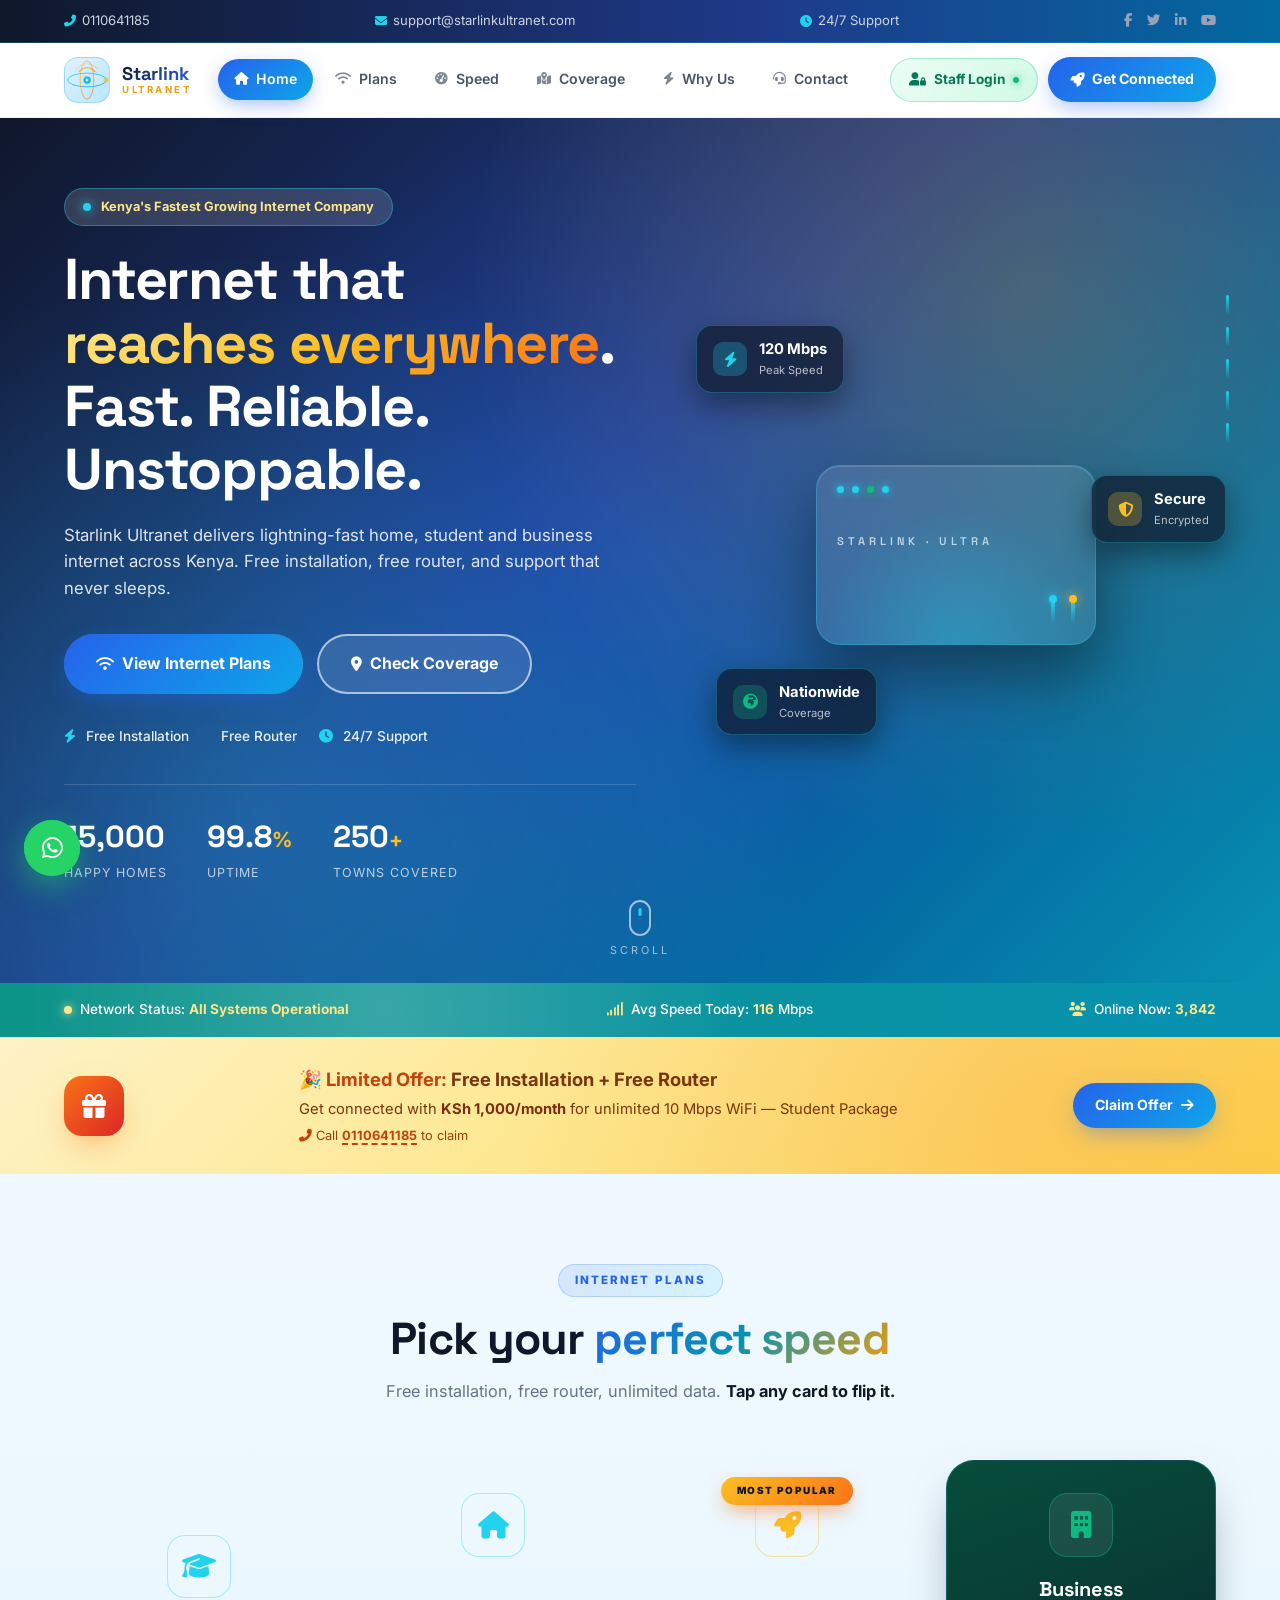
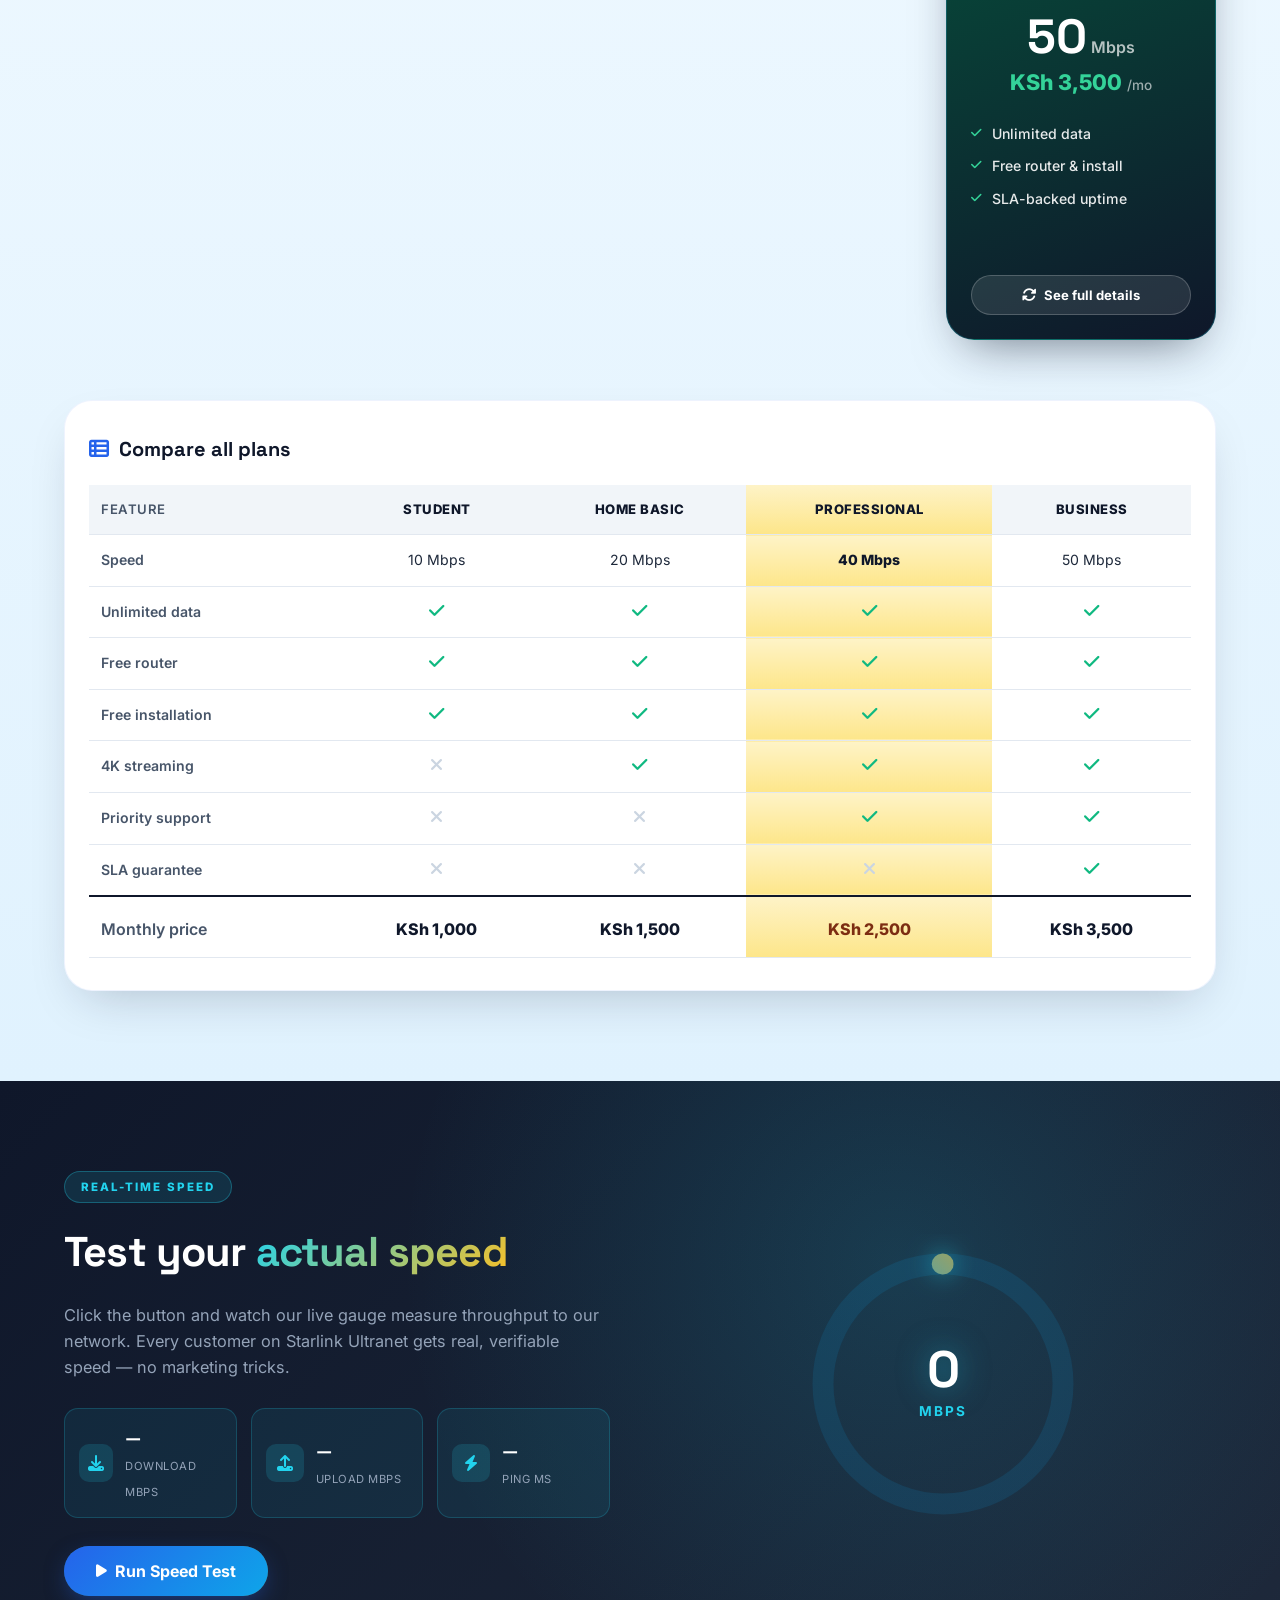
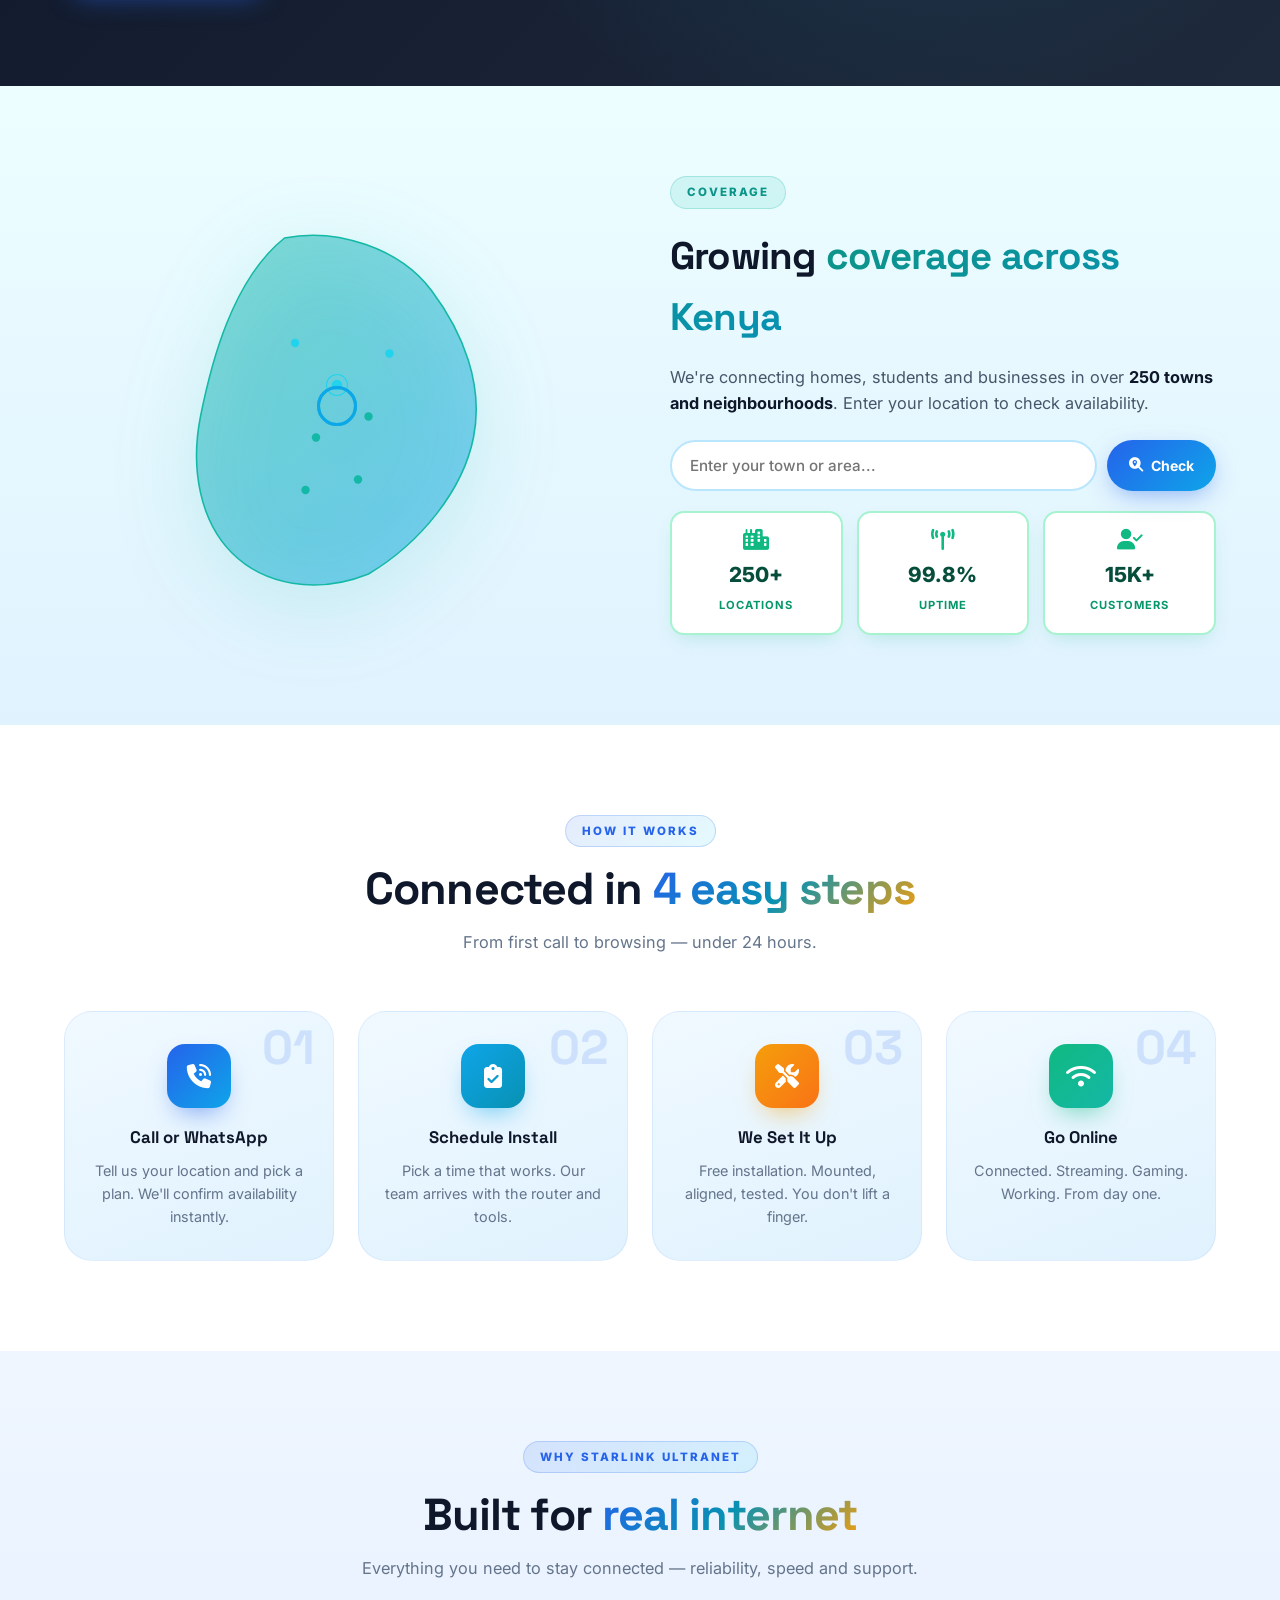
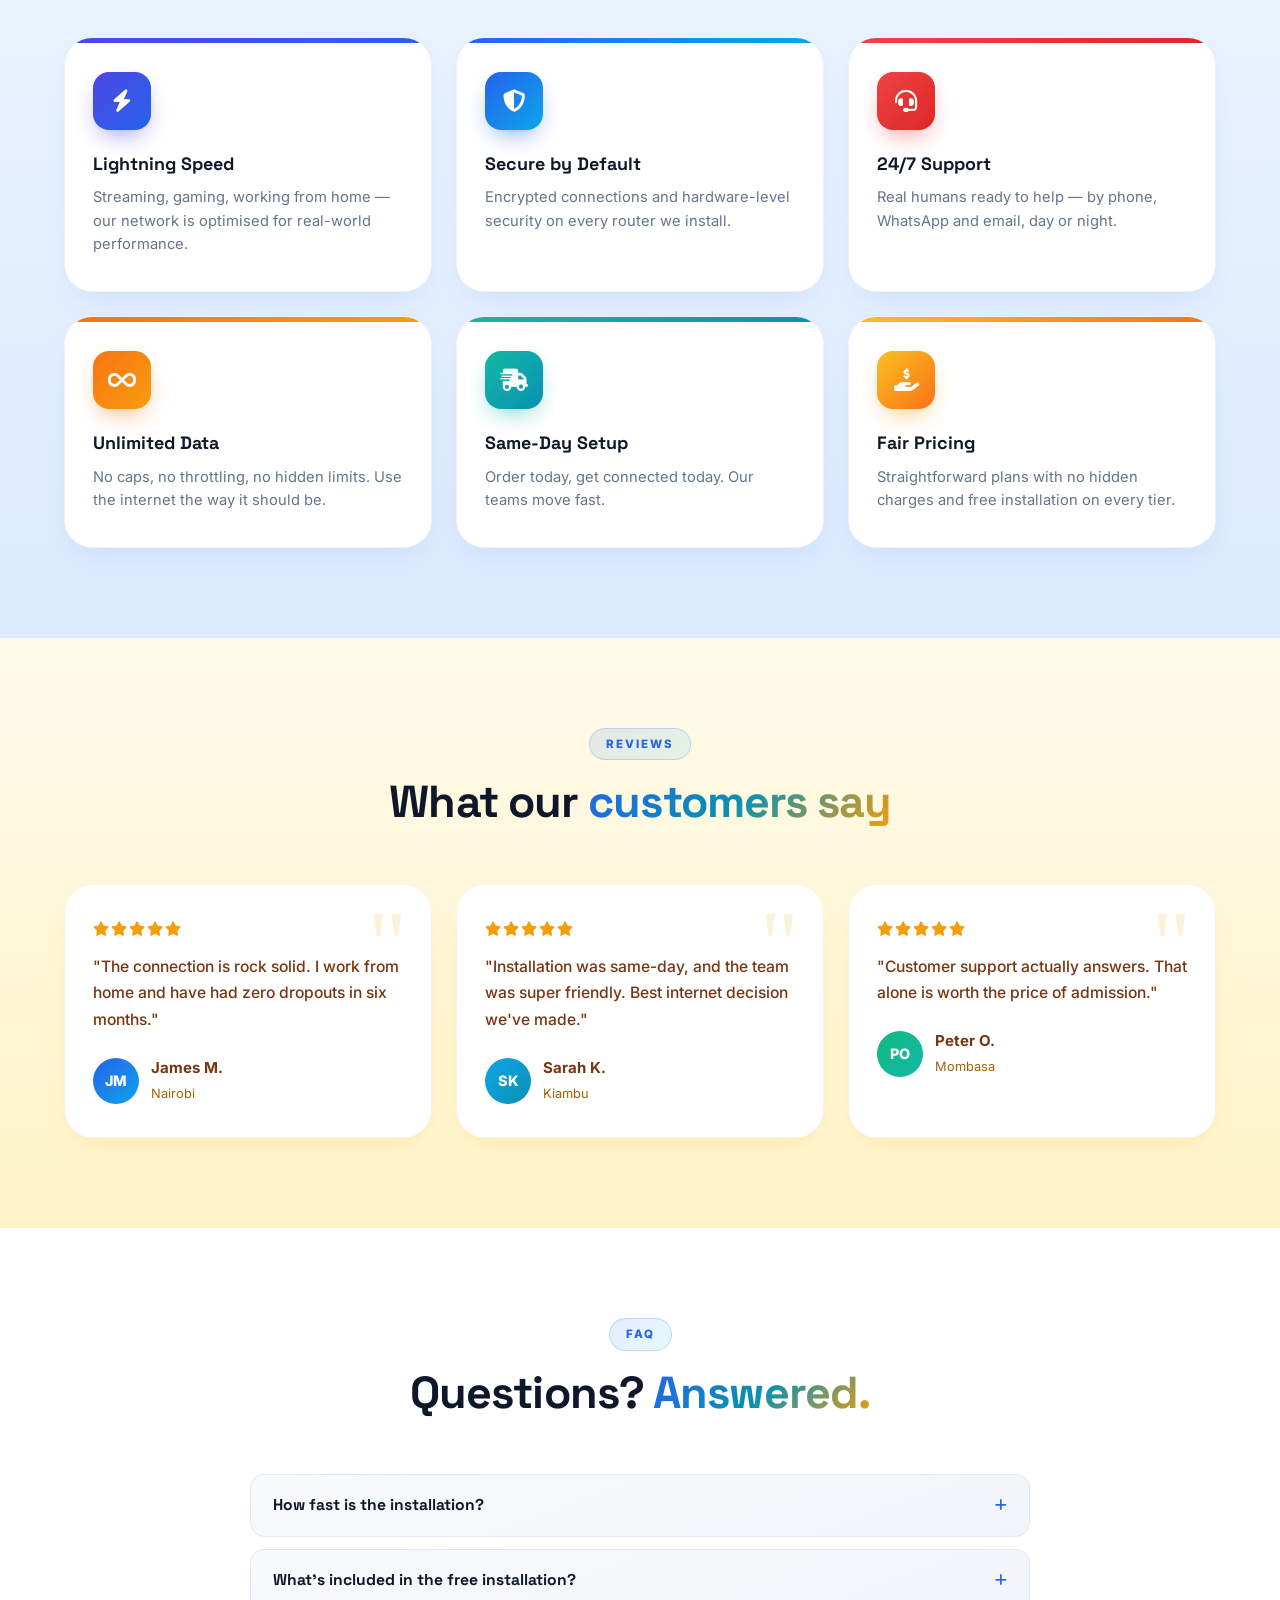
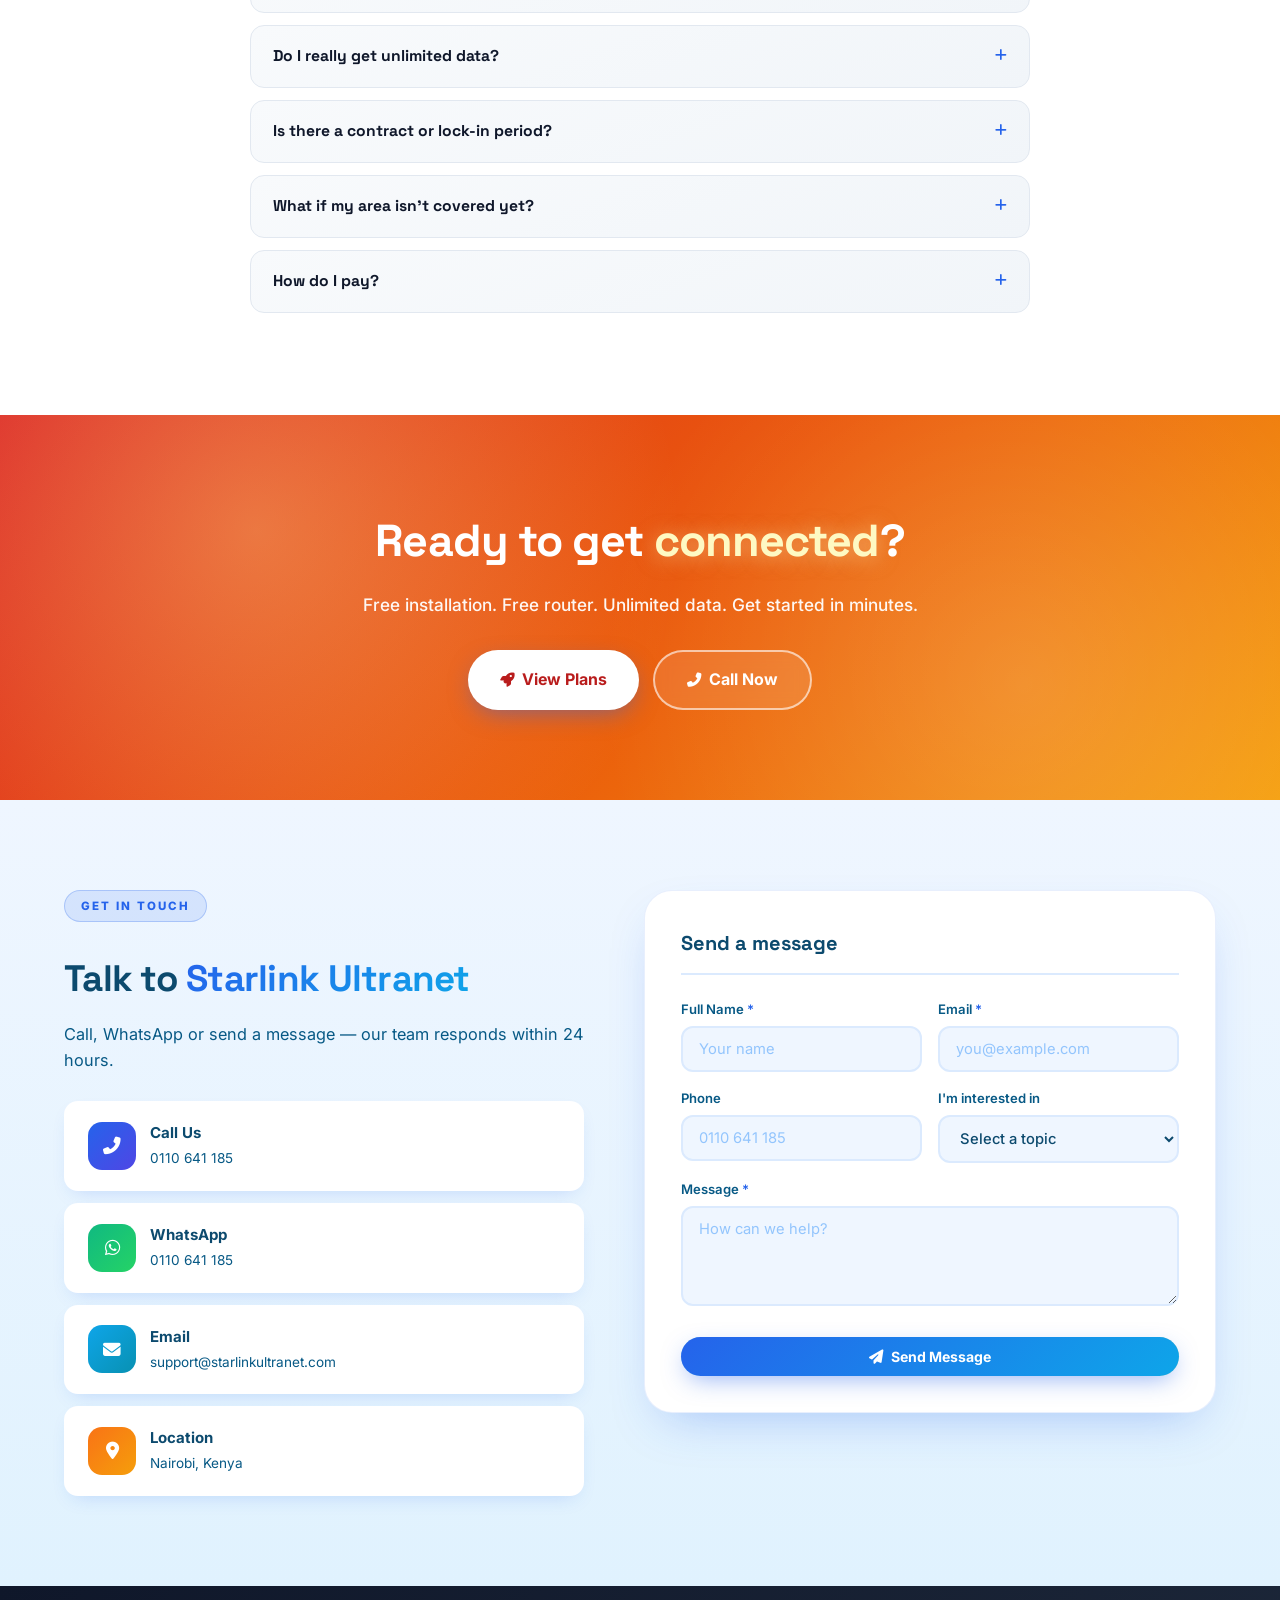
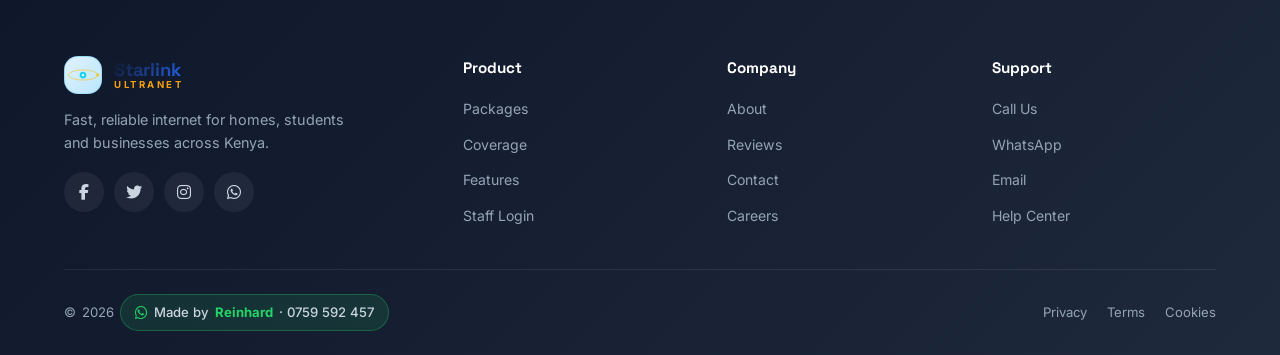
<file: index.html>
<!DOCTYPE html>
<html lang="en">

<head>
    <meta charset="UTF-8" />
    <meta name="viewport" content="width=device-width, initial-scale=1.0, maximum-scale=1.0, user-scalable=yes" />
    <title>Starlink Ultranet · Fast Internet. Everywhere.</title>
    <meta name="description" content="Starlink Ultranet — Fast, reliable internet for homes, students and businesses. Free installation. 24/7 support." />
    <link rel="stylesheet" href="https://cdnjs.cloudflare.com/ajax/libs/font-awesome/6.5.0/css/all.min.css" />
    <link rel="preconnect" href="https://fonts.googleapis.com">
    <link rel="preconnect" href="https://fonts.gstatic.com" crossorigin>
    <link href="https://fonts.googleapis.com/css2?family=Inter:wght@300;400;500;600;700;800;900&family=Space+Grotesk:wght@400;500;600;700&display=swap" rel="stylesheet" />
    <link rel="stylesheet" href="style.css" />
</head>

<body>

    <div class="bg-layer" aria-hidden="true">
        <canvas id="particleCanvas"></canvas>
        <div class="bg-grid"></div>
    </div>

    <!-- TOP BAR -->
    <div class="top-bar">
        <div class="container top-bar-flex">
            <span class="top-item"><i class="fas fa-phone-alt"></i>0110641185 </span>
            <span class="top-item hide-sm"><i class="fas fa-envelope"></i> support@starlinkultranet.com</span>
            <span class="top-item"><i class="fas fa-clock"></i> 24/7 Support</span>
            <div class="top-social">
                <a href="#" aria-label="Facebook"><i class="fab fa-facebook-f"></i></a>
                <a href="#" aria-label="Twitter"><i class="fab fa-twitter"></i></a>
                <a href="#" aria-label="LinkedIn"><i class="fab fa-linkedin-in"></i></a>
                <a href="#" aria-label="YouTube"><i class="fab fa-youtube"></i></a>
            </div>
        </div>
    </div>

    <!-- HEADER -->
    <header class="site-header" id="siteHeader">
        <div class="container header-flex">
            <a href="#home" class="logo" aria-label="Starlink Ultranet Home">
                <div class="logo-mark">
                    <svg viewBox="0 0 64 64" class="logo-svg" xmlns="http://www.w3.org/2000/svg">
          <defs>
            <linearGradient id="lgA" x1="0%" y1="0%" x2="100%" y2="100%">
              <stop offset="0%" stop-color="#22d3ee"/>
              <stop offset="100%" stop-color="#0ea5e9"/>
            </linearGradient>
            <linearGradient id="lgB" x1="0%" y1="0%" x2="100%" y2="100%">
              <stop offset="0%" stop-color="#fbbf24"/>
              <stop offset="100%" stop-color="#f97316"/>
            </linearGradient>
          </defs>
          <ellipse cx="32" cy="32" rx="28" ry="10" fill="none" stroke="url(#lgA)" stroke-width="1.4" opacity="0.85" class="orbit-ring"/>
          <ellipse cx="32" cy="32" rx="10" ry="28" fill="none" stroke="url(#lgB)" stroke-width="1.4" opacity="0.7" class="orbit-ring-2"/>
          <circle cx="32" cy="32" r="5.5" fill="url(#lgA)"/>
          <circle cx="32" cy="32" r="2" fill="#fff"/>
          <g class="orbit-sat">
            <circle cx="60" cy="32" r="2.4" fill="#fbbf24"/>
            <circle cx="60" cy="32" r="4" fill="#fbbf24" opacity="0.4"/>
          </g>
          <path d="M 20 20 Q 32 8 44 20" stroke="url(#lgB)" stroke-width="1.6" fill="none" opacity="0.75" class="sig-wave"/>
          <path d="M 16 16 Q 32 0 48 16" stroke="url(#lgB)" stroke-width="1.2" fill="none" opacity="0.45" class="sig-wave-2"/>
        </svg>
                </div>
                <div class="logo-text">
                    <span>Starlink</span>
                    <small>Ultranet</small>
                </div>
            </a>

            <nav class="main-nav" id="mainNav">
                <ul>
                    <li><a href="#home" class="nav-link active"><i class="fas fa-house"></i><span>Home</span></a></li>
                    <li><a href="#packages" class="nav-link"><i class="fas fa-wifi"></i><span>Plans</span></a></li>
                    <li><a href="#speedtest" class="nav-link"><i class="fas fa-gauge-high"></i><span>Speed</span></a></li>
                    <li><a href="#coverage" class="nav-link"><i class="fas fa-map-marked-alt"></i><span>Coverage</span></a></li>
                    <li><a href="#features" class="nav-link"><i class="fas fa-bolt"></i><span>Why Us</span></a></li>
                    <li><a href="#contact" class="nav-link"><i class="fas fa-headset"></i><span>Contact</span></a></li>
                </ul>
            </nav>

            <div class="header-actions">
                <a href="https://reinchemo.github.io/investors/login.html" class="btn-staff-login">
                    <i class="fas fa-user-lock"></i>
                    <span class="btn-text">Staff Login</span>
                    <span class="status-dot"></span>
                </a>
                <a href="#packages" class="btn btn-primary btn-get-started magnetic glow-pulse">
                    <i class="fas fa-rocket"></i>
                    <span class="btn-text">Get Connected</span>
                </a>
                <button class="mobile-toggle" id="mobileToggle" aria-label="Toggle menu">
        <span></span><span></span><span></span>
      </button>
            </div>
        </div>
    </header>

    <!-- HERO -->
    <section class="hero" id="home">
        <div class="container hero-grid">
            <div class="hero-text">
                <div class="badge reveal">
                    <span class="pulse-dot"></span> Kenya's Fastest Growing Internet Company
                </div>
                <h1 class="reveal">
                    Internet that <span class="grad-text">reaches everywhere</span>.
                    <br/>Fast. Reliable. Unstoppable.
                </h1>
                <p class="reveal">
                    Starlink Ultranet delivers lightning-fast home, student and business internet across Kenya. Free installation, free router, and support that never sleeps.
                </p>
                <div class="hero-actions reveal">
                    <a href="#packages" class="btn btn-primary btn-large magnetic glow-pulse">
                        <i class="fas fa-wifi"></i> View Internet Plans
                    </a>
                    <a href="#coverage" class="btn btn-outline-light btn-large magnetic">
                        <i class="fas fa-map-marker-alt"></i> Check Coverage
                    </a>
                </div>
                <div class="hero-trust reveal">
                    <span><i class="fas fa-bolt"></i> Free Installation</span>
                    <span><i class="fas fa-router"></i> Free Router</span>
                    <span><i class="fas fa-clock"></i> 24/7 Support</span>
                </div>
                <div class="hero-stats reveal">
                    <div class="hero-stat"><strong data-count="15000">0</strong><span>Happy Homes</span></div>
                    <div class="hero-stat"><strong data-count="99.8" data-decimal="1">0</strong><em>%</em><span>Uptime</span></div>
                    <div class="hero-stat"><strong data-count="250">0</strong><em>+</em><span>Towns Covered</span></div>
                </div>
            </div>
            <div class="hero-visual reveal">
                <div class="visual-router" data-parallax="0.03">
                    <div class="router-body">
                        <div class="router-leds"><span></span><span></span><span></span><span></span></div>
                        <div class="router-label">STARLINK · ULTRA</div>
                        <div class="router-antennas"><span></span><span></span></div>
                    </div>
                    <div class="wifi-waves"><span></span><span></span><span></span><span></span></div>
                </div>
                <div class="float-card float-card-1" data-parallax="-0.02">
                    <i class="fas fa-bolt"></i>
                    <div><strong>120 Mbps</strong><small>Peak Speed</small></div>
                </div>
                <div class="float-card float-card-2" data-parallax="0.04">
                    <i class="fas fa-shield-alt"></i>
                    <div><strong>Secure</strong><small>Encrypted</small></div>
                </div>
                <div class="float-card float-card-3" data-parallax="-0.03">
                    <i class="fas fa-globe-africa"></i>
                    <div><strong>Nationwide</strong><small>Coverage</small></div>
                </div>
                <div class="data-stream"><span></span><span></span><span></span><span></span><span></span></div>
            </div>
        </div>
        <div class="scroll-cue"><span></span><em>scroll</em></div>
    </section>

    <!-- LIVE STRIP -->
    <section class="live-strip">
        <div class="container live-strip-flex">
            <div class="live-item">
                <span class="live-pulse"></span>
                <span>Network Status: <strong>All Systems Operational</strong></span>
            </div>
            <div class="live-item hide-sm">
                <i class="fas fa-signal"></i>
                <span>Avg Speed Today: <strong id="avgSpeed">118</strong> Mbps</span>
            </div>
            <div class="live-item hide-sm">
                <i class="fas fa-users"></i>
                <span>Online Now: <strong id="onlineNow">3,842</strong></span>
            </div>
        </div>
    </section>

    <!-- PROMO -->
    <section class="promo-banner">
        <div class="container promo-content">
            <div class="promo-icon"><i class="fas fa-gift"></i></div>
            <div class="promo-text">
                <h3><span>🎉 Limited Offer:</span> Free Installation + Free Router</h3>
                <p>Get connected with <strong>KSh 1,000/month</strong> for unlimited 10 Mbps WiFi — Student Package</p>
                <small><i class="fas fa-phone-alt"></i> Call <a href="tel:0110641185" class="inline-link">0110641185</a> to claim</small>
            </div>
            <a href="#packages" class="btn btn-primary magnetic glow-pulse">Claim Offer <i class="fas fa-arrow-right"></i></a>
        </div>
    </section>

    <!-- PACKAGES - FLIPPING CARDS -->
    <section class="packages" id="packages">
        <div class="container">
            <div class="section-header reveal">
                <span class="section-label">Internet Plans</span>
                <h2>Pick your <span>perfect speed</span></h2>
                <p class="section-sub">Free installation, free router, unlimited data. <strong>Tap any card to flip it.</strong></p>
            </div>

            <div class="packages-grid">

                <!-- STUDENT -->
                <div class="flip-card reveal" data-flip>
                    <div class="flip-card-inner">
                        <!-- FRONT -->
                        <div class="flip-front plan-student">
                            <div class="glow-ring"></div>
                            <div class="package-badge">Student Offer</div>
                            <div class="package-icon"><i class="fas fa-graduation-cap"></i></div>
                            <h3>Student</h3>
                            <div class="package-speed">
                                <span class="speed-value" data-count="10">0</span>
                                <span class="speed-unit">Mbps</span>
                            </div>
                            <div class="package-price">KSh 1,000 <span>/mo</span></div>
                            <ul class="package-features">
                                <li><i class="fas fa-check"></i> Unlimited data</li>
                                <li><i class="fas fa-check"></i> Free router & install</li>
                                <li><i class="fas fa-check"></i> Perfect for study</li>
                            </ul>
                            <button class="btn flip-btn" type="button">
              <i class="fas fa-rotate"></i> See full details
            </button>
                        </div>
                        <!-- BACK -->
                        <div class="flip-back plan-student-back">
                            <h3>Student Package</h3>
                            <div class="spec-list">
                                <div class="spec-row"><span>Speed</span><strong>10 Mbps</strong></div>
                                <div class="spec-row"><span>Data</span><strong>Unlimited</strong></div>
                                <div class="spec-row"><span>Router</span><strong>Included</strong></div>
                                <div class="spec-row"><span>Installation</span><strong>Free</strong></div>
                                <div class="spec-row"><span>Devices</span><strong>Up to 3</strong></div>
                                <div class="spec-row"><span>Support</span><strong>24/7</strong></div>
                                <div class="spec-row"><span>Contract</span><strong>Monthly</strong></div>
                            </div>
                            <div class="flip-price">KSh 1,000<span>/mo</span></div>
                            <a href="#contact" class="btn flip-cta">Get Connected</a>
                            <button class="btn flip-back-btn" type="button">
              <i class="fas fa-arrow-left"></i> Back
            </button>
                        </div>
                    </div>
                </div>

                <!-- BASIC -->
                <div class="flip-card reveal" data-flip>
                    <div class="flip-card-inner">
                        <div class="flip-front plan-basic">
                            <div class="glow-ring"></div>
                            <div class="package-icon"><i class="fas fa-home"></i></div>
                            <h3>Home Basic</h3>
                            <div class="package-speed">
                                <span class="speed-value" data-count="20">0</span>
                                <span class="speed-unit">Mbps</span>
                            </div>
                            <div class="package-price">KSh 1,500 <span>/mo</span></div>
                            <ul class="package-features">
                                <li><i class="fas fa-check"></i> Unlimited data</li>
                                <li><i class="fas fa-check"></i> Free router & install</li>
                                <li><i class="fas fa-check"></i> Great for families</li>
                            </ul>
                            <button class="btn flip-btn" type="button">
              <i class="fas fa-rotate"></i> See full details
            </button>
                        </div>
                        <div class="flip-back plan-basic-back">
                            <h3>Home Basic</h3>
                            <div class="spec-list">
                                <div class="spec-row"><span>Speed</span><strong>20 Mbps</strong></div>
                                <div class="spec-row"><span>Data</span><strong>Unlimited</strong></div>
                                <div class="spec-row"><span>Router</span><strong>Included</strong></div>
                                <div class="spec-row"><span>Installation</span><strong>Free</strong></div>
                                <div class="spec-row"><span>Devices</span><strong>Up to 6</strong></div>
                                <div class="spec-row"><span>Support</span><strong>24/7</strong></div>
                                <div class="spec-row"><span>Contract</span><strong>Monthly</strong></div>
                            </div>
                            <div class="flip-price">KSh 1,500<span>/mo</span></div>
                            <a href="#contact" class="btn flip-cta">Get Connected</a>
                            <button class="btn flip-back-btn" type="button">
              <i class="fas fa-arrow-left"></i> Back
            </button>
                        </div>
                    </div>
                </div>

                <!-- PRO -->
                <div class="flip-card popular reveal" data-flip>
                    <div class="flip-card-inner">
                        <div class="flip-front plan-pro">
                            <div class="glow-ring"></div>
                            <div class="popular-badge">MOST POPULAR</div>
                            <div class="package-icon"><i class="fas fa-rocket"></i></div>
                            <h3>Professional</h3>
                            <div class="package-speed">
                                <span class="speed-value" data-count="40">0</span>
                                <span class="speed-unit">Mbps</span>
                            </div>
                            <div class="package-price">KSh 2,500 <span>/mo</span></div>
                            <ul class="package-features">
                                <li><i class="fas fa-check"></i> Unlimited data</li>
                                <li><i class="fas fa-check"></i> Free router & install</li>
                                <li><i class="fas fa-check"></i> 4K streaming ready</li>
                            </ul>
                            <button class="btn flip-btn" type="button">
              <i class="fas fa-rotate"></i> See full details
            </button>
                        </div>
                        <div class="flip-back plan-pro-back">
                            <h3>Professional</h3>
                            <div class="spec-list">
                                <div class="spec-row"><span>Speed</span><strong>40 Mbps</strong></div>
                                <div class="spec-row"><span>Data</span><strong>Unlimited</strong></div>
                                <div class="spec-row"><span>Router</span><strong>Dual-band</strong></div>
                                <div class="spec-row"><span>Installation</span><strong>Free</strong></div>
                                <div class="spec-row"><span>Devices</span><strong>Up to 12</strong></div>
                                <div class="spec-row"><span>Support</span><strong>Priority 24/7</strong></div>
                                <div class="spec-row"><span>Contract</span><strong>Monthly</strong></div>
                            </div>
                            <div class="flip-price">KSh 2,500<span>/mo</span></div>
                            <a href="#contact" class="btn flip-cta">Get Connected</a>
                            <button class="btn flip-back-btn" type="button">
              <i class="fas fa-arrow-left"></i> Back
            </button>
                        </div>
                    </div>
                </div>

                <!-- BUSINESS -->
                <div class="flip-card reveal" data-flip>
                    <div class="flip-card-inner">
                        <div class="flip-front plan-business">
                            <div class="glow-ring"></div>
                            <div class="package-icon"><i class="fas fa-building"></i></div>
                            <h3>Business</h3>
                            <div class="package-speed">
                                <span class="speed-value" data-count="50">0</span>
                                <span class="speed-unit">Mbps</span>
                            </div>
                            <div class="package-price">KSh 3,500 <span>/mo</span></div>
                            <ul class="package-features">
                                <li><i class="fas fa-check"></i> Unlimited data</li>
                                <li><i class="fas fa-check"></i> Free router & install</li>
                                <li><i class="fas fa-check"></i> SLA-backed uptime</li>
                            </ul>
                            <button class="btn flip-btn" type="button">
              <i class="fas fa-rotate"></i> See full details
            </button>
                        </div>
                        <div class="flip-back plan-business-back">
                            <h3>Business</h3>
                            <div class="spec-list">
                                <div class="spec-row"><span>Speed</span><strong>50 Mbps</strong></div>
                                <div class="spec-row"><span>Data</span><strong>Unlimited</strong></div>
                                <div class="spec-row"><span>Router</span><strong>Enterprise</strong></div>
                                <div class="spec-row"><span>Installation</span><strong>Free</strong></div>
                                <div class="spec-row"><span>Devices</span><strong>Unlimited</strong></div>
                                <div class="spec-row"><span>Support</span><strong>Dedicated</strong></div>
                                <div class="spec-row"><span>SLA</span><strong>99.9%</strong></div>
                            </div>
                            <div class="flip-price">KSh 3,500<span>/mo</span></div>
                            <a href="#contact" class="btn flip-cta">Get Connected</a>
                            <button class="btn flip-back-btn" type="button">
              <i class="fas fa-arrow-left"></i> Back
            </button>
                        </div>
                    </div>
                </div>

            </div>

            <!-- PLAN COMPARISON TABLE -->
            <div class="compare-block reveal">
                <h3><i class="fas fa-table-list"></i> Compare all plans</h3>
                <div class="compare-wrap">
                    <table class="compare-table">
                        <thead>
                            <tr>
                                <th>Feature</th>
                                <th>Student</th>
                                <th>Home Basic</th>
                                <th class="hl">Professional</th>
                                <th>Business</th>
                            </tr>
                        </thead>
                        <tbody>
                            <tr>
                                <td>Speed</td>
                                <td>10 Mbps</td>
                                <td>20 Mbps</td>
                                <td class="hl">40 Mbps</td>
                                <td>50 Mbps</td>
                            </tr>
                            <tr>
                                <td>Unlimited data</td>
                                <td><i class="fas fa-check c-yes"></i></td>
                                <td><i class="fas fa-check c-yes"></i></td>
                                <td class="hl"><i class="fas fa-check c-yes"></i></td>
                                <td><i class="fas fa-check c-yes"></i></td>
                            </tr>
                            <tr>
                                <td>Free router</td>
                                <td><i class="fas fa-check c-yes"></i></td>
                                <td><i class="fas fa-check c-yes"></i></td>
                                <td class="hl"><i class="fas fa-check c-yes"></i></td>
                                <td><i class="fas fa-check c-yes"></i></td>
                            </tr>
                            <tr>
                                <td>Free installation</td>
                                <td><i class="fas fa-check c-yes"></i></td>
                                <td><i class="fas fa-check c-yes"></i></td>
                                <td class="hl"><i class="fas fa-check c-yes"></i></td>
                                <td><i class="fas fa-check c-yes"></i></td>
                            </tr>
                            <tr>
                                <td>4K streaming</td>
                                <td><i class="fas fa-xmark c-no"></i></td>
                                <td><i class="fas fa-check c-yes"></i></td>
                                <td class="hl"><i class="fas fa-check c-yes"></i></td>
                                <td><i class="fas fa-check c-yes"></i></td>
                            </tr>
                            <tr>
                                <td>Priority support</td>
                                <td><i class="fas fa-xmark c-no"></i></td>
                                <td><i class="fas fa-xmark c-no"></i></td>
                                <td class="hl"><i class="fas fa-check c-yes"></i></td>
                                <td><i class="fas fa-check c-yes"></i></td>
                            </tr>
                            <tr>
                                <td>SLA guarantee</td>
                                <td><i class="fas fa-xmark c-no"></i></td>
                                <td><i class="fas fa-xmark c-no"></i></td>
                                <td class="hl"><i class="fas fa-xmark c-no"></i></td>
                                <td><i class="fas fa-check c-yes"></i></td>
                            </tr>
                            <tr class="row-price">
                                <td>Monthly price</td>
                                <td>KSh 1,000</td>
                                <td>KSh 1,500</td>
                                <td class="hl">KSh 2,500</td>
                                <td>KSh 3,500</td>
                            </tr>
                        </tbody>
                    </table>
                </div>
            </div>
        </div>
    </section>

    <!-- SPEED TEST WIDGET -->
    <section class="speedtest" id="speedtest">
        <div class="container speedtest-grid">
            <div class="speedtest-text reveal">
                <span class="section-label">Real-time Speed</span>
                <h2>Test your <span>actual speed</span></h2>
                <p>Click the button and watch our live gauge measure throughput to our network. Every customer on Starlink Ultranet gets real, verifiable speed — no marketing tricks.</p>
                <div class="speed-stats">
                    <div class="speed-stat">
                        <i class="fas fa-download"></i>
                        <div><strong id="downSpeed">—</strong><span>Download Mbps</span></div>
                    </div>
                    <div class="speed-stat">
                        <i class="fas fa-upload"></i>
                        <div><strong id="upSpeed">—</strong><span>Upload Mbps</span></div>
                    </div>
                    <div class="speed-stat">
                        <i class="fas fa-bolt"></i>
                        <div><strong id="pingValue">—</strong><span>Ping ms</span></div>
                    </div>
                </div>
                <button id="runSpeedTest" class="btn btn-primary btn-large magnetic glow-pulse">
        <i class="fas fa-play"></i> Run Speed Test
      </button>
            </div>
            <div class="speedtest-visual reveal">
                <div class="gauge-wrap">
                    <svg class="gauge-svg" viewBox="0 0 200 200">
          <defs>
            <linearGradient id="gaugeGrad" x1="0%" y1="0%" x2="100%" y2="100%">
              <stop offset="0%" stop-color="#22d3ee"/>
              <stop offset="50%" stop-color="#0ea5e9"/>
              <stop offset="100%" stop-color="#f59e0b"/>
            </linearGradient>
          </defs>
          <circle cx="100" cy="100" r="80" fill="none" stroke="rgba(14,165,233,0.12)" stroke-width="14"/>
          <circle id="gaugeArc" cx="100" cy="100" r="80" fill="none" stroke="url(#gaugeGrad)" stroke-width="14"
                  stroke-linecap="round" stroke-dasharray="502" stroke-dashoffset="502"
                  transform="rotate(-90 100 100)"/>
        </svg>
                    <div class="gauge-center">
                        <div class="gauge-value" id="gaugeValue">0</div>
                        <div class="gauge-unit">Mbps</div>
                    </div>
                </div>
            </div>
        </div>
    </section>

    <!-- COVERAGE -->
    <section class="coverage" id="coverage">
        <div class="container coverage-grid">
            <div class="coverage-visual reveal">
                <div class="map-frame">
                    <svg viewBox="0 0 400 400" class="kenya-map" xmlns="http://www.w3.org/2000/svg">
          <defs>
            <linearGradient id="mapGrad" x1="0%" y1="0%" x2="100%" y2="100%">
              <stop offset="0%" stop-color="#14b8a6" stop-opacity="0.5"/>
              <stop offset="100%" stop-color="#0ea5e9" stop-opacity="0.5"/>
            </linearGradient>
          </defs>
          <path class="map-path" d="M 150,40 C 200,30 260,50 290,90 C 320,130 340,180 330,230 C 320,280 280,330 230,360 C 180,380 130,370 100,340 C 70,310 60,260 70,210 C 80,160 100,80 150,40 Z" fill="url(#mapGrad)" stroke="#14b8a6" stroke-width="1.5"/>
          <circle cx="200" cy="180" r="5" fill="#22d3ee" class="city-dot"/>
          <circle cx="200" cy="180" r="10" fill="none" stroke="#22d3ee" stroke-width="1" class="city-ring"/>
          <circle cx="180" cy="230" r="4" fill="#14b8a6" class="city-dot"/>
          <circle cx="230" cy="210" r="4" fill="#14b8a6" class="city-dot"/>
          <circle cx="220" cy="270" r="4" fill="#14b8a6" class="city-dot"/>
          <circle cx="170" cy="280" r="4" fill="#14b8a6" class="city-dot"/>
          <circle cx="250" cy="150" r="4" fill="#22d3ee" class="city-dot"/>
          <circle cx="160" cy="140" r="4" fill="#22d3ee" class="city-dot"/>
        </svg>
                    <div class="map-pulse-ring"></div>
                    <div class="map-pulse-ring ring-2"></div>
                    <div class="map-pulse-ring ring-3"></div>
                </div>
            </div>
            <div class="coverage-text reveal">
                <span class="section-label">Coverage</span>
                <h2>Growing <span>coverage across Kenya</span></h2>
                <p>We're connecting homes, students and businesses in over <strong>250 towns and neighbourhoods</strong>. Enter your location to check availability.</p>
                <div class="checker-box">
                    <input type="text" id="coverageInput" placeholder="Enter your town or area..." />
                    <button id="checkCoverage" class="btn btn-primary magnetic">
          <i class="fas fa-search-location"></i> Check
        </button>
                </div>
                <div id="coverageResult" class="coverage-result"></div>
                <div class="coverage-stats">
                    <div class="cov-stat"><i class="fas fa-city"></i>
                        <div><strong>250+</strong><span>Locations</span></div>
                    </div>
                    <div class="cov-stat"><i class="fas fa-tower-broadcast"></i>
                        <div><strong>99.8%</strong><span>Uptime</span></div>
                    </div>
                    <div class="cov-stat"><i class="fas fa-user-check"></i>
                        <div><strong>15K+</strong><span>Customers</span></div>
                    </div>
                </div>
            </div>
        </div>
    </section>

    <!-- HOW IT WORKS -->
    <section class="how-it-works">
        <div class="container">
            <div class="section-header reveal">
                <span class="section-label">How It Works</span>
                <h2>Connected in <span>4 easy steps</span></h2>
                <p class="section-sub">From first call to browsing — under 24 hours.</p>
            </div>
            <div class="hiw-grid">
                <div class="hiw-step reveal">
                    <div class="hiw-num">01</div>
                    <div class="hiw-icon"><i class="fas fa-phone-volume"></i></div>
                    <h4>Call or WhatsApp</h4>
                    <p>Tell us your location and pick a plan. We'll confirm availability instantly.</p>
                </div>
                <div class="hiw-step reveal">
                    <div class="hiw-num">02</div>
                    <div class="hiw-icon"><i class="fas fa-clipboard-check"></i></div>
                    <h4>Schedule Install</h4>
                    <p>Pick a time that works. Our team arrives with the router and tools.</p>
                </div>
                <div class="hiw-step reveal">
                    <div class="hiw-num">03</div>
                    <div class="hiw-icon"><i class="fas fa-screwdriver-wrench"></i></div>
                    <h4>We Set It Up</h4>
                    <p>Free installation. Mounted, aligned, tested. You don't lift a finger.</p>
                </div>
                <div class="hiw-step reveal">
                    <div class="hiw-num">04</div>
                    <div class="hiw-icon"><i class="fas fa-wifi"></i></div>
                    <h4>Go Online</h4>
                    <p>Connected. Streaming. Gaming. Working. From day one.</p>
                </div>
            </div>
        </div>
    </section>

    <!-- FEATURES -->
    <section class="features" id="features">
        <div class="container">
            <div class="section-header reveal">
                <span class="section-label">Why Starlink Ultranet</span>
                <h2>Built for <span>real internet</span></h2>
                <p class="section-sub">Everything you need to stay connected — reliability, speed and support.</p>
            </div>
            <div class="features-grid">
                <div class="feature-card reveal c-violet">
                    <div class="icon"><i class="fas fa-bolt"></i></div>
                    <h3>Lightning Speed</h3>
                    <p>Streaming, gaming, working from home — our network is optimised for real-world performance.</p>
                </div>
                <div class="feature-card reveal c-blue">
                    <div class="icon"><i class="fas fa-shield-halved"></i></div>
                    <h3>Secure by Default</h3>
                    <p>Encrypted connections and hardware-level security on every router we install.</p>
                </div>
                <div class="feature-card reveal c-red">
                    <div class="icon"><i class="fas fa-headset"></i></div>
                    <h3>24/7 Support</h3>
                    <p>Real humans ready to help — by phone, WhatsApp and email, day or night.</p>
                </div>
                <div class="feature-card reveal c-orange">
                    <div class="icon"><i class="fas fa-infinity"></i></div>
                    <h3>Unlimited Data</h3>
                    <p>No caps, no throttling, no hidden limits. Use the internet the way it should be.</p>
                </div>
                <div class="feature-card reveal c-teal">
                    <div class="icon"><i class="fas fa-truck-fast"></i></div>
                    <h3>Same-Day Setup</h3>
                    <p>Order today, get connected today. Our teams move fast.</p>
                </div>
                <div class="feature-card reveal c-gold">
                    <div class="icon"><i class="fas fa-hand-holding-dollar"></i></div>
                    <h3>Fair Pricing</h3>
                    <p>Straightforward plans with no hidden charges and free installation on every tier.</p>
                </div>
            </div>
        </div>
    </section>

    <!-- TESTIMONIALS -->
    <section class="testimonials" id="testimonials">
        <div class="container">
            <div class="section-header reveal">
                <span class="section-label">Reviews</span>
                <h2>What our <span>customers say</span></h2>
            </div>
            <div class="testimonials-grid">
                <div class="testimonial-card reveal">
                    <div class="stars"><i class="fas fa-star"></i><i class="fas fa-star"></i><i class="fas fa-star"></i><i class="fas fa-star"></i><i class="fas fa-star"></i></div>
                    <p>"The connection is rock solid. I work from home and have had zero dropouts in six months."</p>
                    <div class="testimonial-author">
                        <div class="avatar">JM</div>
                        <div><strong>James M.</strong><span>Nairobi</span></div>
                    </div>
                </div>
                <div class="testimonial-card reveal">
                    <div class="stars"><i class="fas fa-star"></i><i class="fas fa-star"></i><i class="fas fa-star"></i><i class="fas fa-star"></i><i class="fas fa-star"></i></div>
                    <p>"Installation was same-day, and the team was super friendly. Best internet decision we've made."</p>
                    <div class="testimonial-author">
                        <div class="avatar">SK</div>
                        <div><strong>Sarah K.</strong><span>Kiambu</span></div>
                    </div>
                </div>
                <div class="testimonial-card reveal">
                    <div class="stars"><i class="fas fa-star"></i><i class="fas fa-star"></i><i class="fas fa-star"></i><i class="fas fa-star"></i><i class="fas fa-star"></i></div>
                    <p>"Customer support actually answers. That alone is worth the price of admission."</p>
                    <div class="testimonial-author">
                        <div class="avatar">PO</div>
                        <div><strong>Peter O.</strong><span>Mombasa</span></div>
                    </div>
                </div>
            </div>
        </div>
    </section>

    <!-- FAQ -->
    <section class="faq">
        <div class="container">
            <div class="section-header reveal">
                <span class="section-label">FAQ</span>
                <h2>Questions? <span>Answered.</span></h2>
            </div>
            <div class="faq-list reveal">
                <details class="faq-item">
                    <summary>How fast is the installation?</summary>
                    <p>Most installations are completed the same day you order — often within a few hours of your call. We'll give you a precise time window when we confirm your booking.</p>
                </details>
                <details class="faq-item">
                    <summary>What's included in the free installation?</summary>
                    <p>Everything. The router, the dish, mounting hardware, cabling, professional alignment, and full testing. You don't pay a shilling for setup.</p>
                </details>
                <details class="faq-item">
                    <summary>Do I really get unlimited data?</summary>
                    <p>Yes. No caps, no throttling, no FUP games. Stream, download, work — as much as you want.</p>
                </details>
                <details class="faq-item">
                    <summary>Is there a contract or lock-in period?</summary>
                    <p>No. All plans are month-to-month. You can upgrade, downgrade, or pause anytime.</p>
                </details>
                <details class="faq-item">
                    <summary>What if my area isn't covered yet?</summary>
                    <p>Call us. We're expanding fast, and we add new neighbourhoods every week based on demand. Your location may be next.</p>
                </details>
                <details class="faq-item">
                    <summary>How do I pay?</summary>
                    <p>M-Pesa, bank transfer, or cash on installation. We'll send a reminder before your monthly renewal.</p>
                </details>
            </div>
        </div>
    </section>

    <!-- CTA -->
    <section class="cta-banner">
        <div class="container cta-content reveal">
            <h2>Ready to get <span>connected</span>?</h2>
            <p>Free installation. Free router. Unlimited data. Get started in minutes.</p>
            <div class="cta-buttons">
                <a href="#packages" class="btn btn-primary btn-large magnetic"><i class="fas fa-rocket"></i> View Plans</a>
                <a href="tel:0110641185" class="btn btn-outline-light btn-large magnetic"><i class="fas fa-phone-alt"></i> Call Now</a>
            </div>
        </div>
    </section>

    <!-- CONTACT -->
    <section class="contact" id="contact">
        <div class="container contact-grid">
            <div class="contact-info reveal">
                <span class="section-label">Get In Touch</span>
                <h2>Talk to <span>Starlink Ultranet</span></h2>
                <p>Call, WhatsApp or send a message — our team responds within 24 hours.</p>
                <div class="contact-channels">
                    <a href="tel:0110641185" class="channel-item">
                        <div class="channel-icon"><i class="fas fa-phone-alt"></i></div>
                        <div><strong>Call Us</strong><span>0110 641 185</span></div>
                    </a>
                    <a href="https://wa.me/254110641185" target="_blank" rel="noopener" class="channel-item">
                        <div class="channel-icon"><i class="fab fa-whatsapp"></i></div>
                        <div><strong>WhatsApp</strong><span>0110 641 185</span></div>
                    </a>
                    <a href="mailto:support@starlinkultranet.com" class="channel-item">
                        <div class="channel-icon"><i class="fas fa-envelope"></i></div>
                        <div><strong>Email</strong><span>support@starlinkultranet.com</span></div>
                    </a>
                    <div class="channel-item">
                        <div class="channel-icon"><i class="fas fa-map-marker-alt"></i></div>
                        <div><strong>Location</strong><span>Nairobi, Kenya</span></div>
                    </div>
                </div>
            </div>
            <div class="contact-form-wrapper reveal">
                <form id="contactForm" class="contact-form">
                    <h3>Send a message</h3>
                    <div class="form-row">
                        <div class="form-group">
                            <label>Full Name <span>*</span></label>
                            <input type="text" id="name" placeholder="Your name" required>
                        </div>
                        <div class="form-group">
                            <label>Email <span>*</span></label>
                            <input type="email" id="email" placeholder="you@example.com" required>
                        </div>
                    </div>
                    <div class="form-row">
                        <div class="form-group">
                            <label>Phone</label>
                            <input type="tel" id="phone" placeholder="0110 641 185">
                        </div>
                        <div class="form-group">
                            <label>I'm interested in</label>
                            <select id="interest">
              <option value="">Select a topic</option>
              <option>Home Internet</option>
              <option>Student Package</option>
              <option>Business Plan</option>
              <option>Technical Support</option>
            </select>
                        </div>
                    </div>
                    <div class="form-group">
                        <label>Message <span>*</span></label>
                        <textarea id="message" rows="4" placeholder="How can we help?" required></textarea>
                    </div>
                    <button type="submit" class="btn btn-primary magnetic glow-pulse">
          <i class="fas fa-paper-plane"></i> Send Message
        </button>
                </form>
            </div>
        </div>
    </section>

    <!-- FOOTER -->
    <footer class="site-footer">
        <div class="container">
            <div class="footer-grid">
                <div class="footer-brand reveal">
                    <div class="logo">
                        <div class="logo-mark small">
                            <svg viewBox="0 0 64 64" xmlns="http://www.w3.org/2000/svg">
              <circle cx="32" cy="32" r="6" fill="#22d3ee"/>
              <circle cx="32" cy="32" r="2" fill="#fff"/>
              <ellipse cx="32" cy="32" rx="26" ry="9" fill="none" stroke="#fbbf24" stroke-width="1.4" opacity="0.8"/>
              <circle cx="58" cy="32" r="2.5" fill="#fbbf24"/>
            </svg>
                        </div>
                        <div class="logo-text"><span>Starlink</span><small>Ultranet</small></div>
                    </div>
                    <p>Fast, reliable internet for homes, students and businesses across Kenya.</p>
                    <div class="footer-social">
                        <a href="#" aria-label="Facebook"><i class="fab fa-facebook-f"></i></a>
                        <a href="#" aria-label="Twitter"><i class="fab fa-twitter"></i></a>
                        <a href="#" aria-label="Instagram"><i class="fab fa-instagram"></i></a>
                        <a href="https://wa.me/254110641185" target="_blank" rel="noopener" aria-label="WhatsApp"><i class="fab fa-whatsapp"></i></a>
                    </div>
                </div>
                <div class="footer-links reveal">
                    <h4>Product</h4>
                    <ul>
                        <li><a href="#packages">Packages</a></li>
                        <li><a href="#coverage">Coverage</a></li>
                        <li><a href="#features">Features</a></li>
                        <li><a href="login.html">Staff Login</a></li>
                    </ul>
                </div>
                <div class="footer-links reveal">
                    <h4>Company</h4>
                    <ul>
                        <li><a href="#">About</a></li>
                        <li><a href="#testimonials">Reviews</a></li>
                        <li><a href="#contact">Contact</a></li>
                        <li><a href="#">Careers</a></li>
                    </ul>
                </div>
                <div class="footer-links reveal">
                    <h4>Support</h4>
                    <ul>
                        <li><a href="tel:0110641185">Call Us</a></li>
                        <li><a href="https://wa.me/254110641185" target="_blank" rel="noopener">WhatsApp</a></li>
                        <li><a href="mailto:support@starlinkultranet.com">Email</a></li>
                        <li><a href="#">Help Center</a></li>
                    </ul>
                </div>
            </div>
            <div class="footer-bottom">
                <p class="copyright">
                    &copy; <span id="year"></span>
                    <a href="https://wa.me/254759592457?text=Hi%20Reinhard%2C%20I%20saw%20the%20Starlink%20Ultranet%20website." target="_blank" rel="noopener" class="made-by">
          Made by <strong>Reinhard</strong> · 0759 592 457
        </a>
                </p>
                <div class="footer-legal">
                    <a href="#">Privacy</a>
                    <a href="#">Terms</a>
                    <a href="#">Cookies</a>
                </div>
            </div>
        </div>
    </footer>

    <a href="https://wa.me/254110641185?text=Hi%20Starlink%20Ultranet%2C%20I%27d%20like%20to%20get%20connected." target="_blank" rel="noopener" class="wa-float" aria-label="Chat on WhatsApp">
        <i class="fab fa-whatsapp"></i>
        <span class="wa-pulse"></span>
    </a>

    <button id="backToTop" class="back-to-top" aria-label="Back to top">
  <i class="fas fa-arrow-up"></i>
</button>

    <script src="script.js"></script>
</body>

</html>
</file>
<file: style.css>
/* ================================================================
   STARLINK ULTRANET — bold multicolor
   Masculine palette: navy, cyan, teal, gold, orange, crimson
   ================================================================ */

*,
*::before,
*::after {
    margin: 0;
    padding: 0;
    box-sizing: border-box;
}

:root {
    /* Masculine palette */
    --c-navy: #0f172a;
    --c-navy-2: #1e293b;
    --c-navy-3: #334155;
    --c-cyan: #22d3ee;
    --c-sky: #0ea5e9;
    --c-blue: #2563eb;
    --c-indigo: #4f46e5;
    --c-teal: #14b8a6;
    --c-emerald: #10b981;
    --c-green: #22c55e;
    --c-gold: #fbbf24;
    --c-amber: #f59e0b;
    --c-orange: #f97316;
    --c-red: #ef4444;
    --c-crimson: #dc2626;
    --c-slate: #64748b;
    --grad-hero: linear-gradient(135deg, #0f172a 0%, #1e3a8a 45%, #0369a1 70%, #0891b2 100%);
    --grad-ocean: linear-gradient(135deg, #0ea5e9 0%, #22d3ee 100%);
    --grad-gold: linear-gradient(135deg, #fbbf24 0%, #f97316 100%);
    --grad-fire: linear-gradient(135deg, #ef4444 0%, #dc2626 100%);
    --grad-forest: linear-gradient(135deg, #10b981 0%, #14b8a6 100%);
    --grad-royal: linear-gradient(135deg, #4f46e5 0%, #2563eb 100%);
    --grad-sunrise: linear-gradient(135deg, #fbbf24 0%, #f97316 50%, #ef4444 100%);
    --radius: 20px;
    --radius-sm: 14px;
    --radius-lg: 28px;
    --shadow-card: 0 20px 60px -20px rgba(15, 23, 42, 0.4);
    --shadow-soft: 0 8px 30px -8px rgba(15, 23, 42, 0.2);
    --shadow-glow: 0 0 40px rgba(34, 211, 238, 0.4);
    --transition: 0.4s cubic-bezier(0.22, 1, 0.36, 1);
}

html {
    scroll-behavior: smooth;
}

body {
    font-family: 'Inter', -apple-system, BlinkMacSystemFont, sans-serif;
    background: #f8fafc;
    color: #1e293b;
    line-height: 1.6;
    overflow-x: hidden;
    -webkit-font-smoothing: antialiased;
    position: relative;
    min-height: 100vh;
}

a {
    text-decoration: none;
    color: inherit;
}

ul {
    list-style: none;
}

img,
svg {
    display: block;
    max-width: 100%;
}

button {
    font-family: inherit;
}

.container {
    max-width: 1200px;
    margin: 0 auto;
    padding: 0 24px;
}


/* ================================================================
   BACKGROUND
   ================================================================ */

.bg-layer {
    position: fixed;
    inset: 0;
    z-index: -1;
    overflow: hidden;
    pointer-events: none;
}

#particleCanvas {
    position: absolute;
    inset: 0;
    width: 100%;
    height: 100%;
    opacity: 0.6;
}

.bg-grid {
    position: absolute;
    inset: 0;
    background-image: linear-gradient(rgba(37, 99, 235, 0.05) 1px, transparent 1px), linear-gradient(90deg, rgba(37, 99, 235, 0.05) 1px, transparent 1px);
    background-size: 60px 60px;
    mask-image: radial-gradient(ellipse at center, black 30%, transparent 75%);
    -webkit-mask-image: radial-gradient(ellipse at center, black 30%, transparent 75%);
}


/* ================================================================
   TOP BAR
   ================================================================ */

.top-bar {
    background: linear-gradient(90deg, #0f172a 0%, #1e3a8a 60%, #0369a1 100%);
    color: #fff;
    font-size: 0.82rem;
    padding: 10px 0;
    position: relative;
    z-index: 50;
    border-bottom: 1px solid rgba(34, 211, 238, 0.25);
}

.top-bar-flex {
    display: flex;
    align-items: center;
    justify-content: space-between;
    flex-wrap: wrap;
    gap: 14px;
}

.top-item {
    display: inline-flex;
    align-items: center;
    gap: 6px;
    color: #cbd5e1;
}

.top-item i {
    color: #22d3ee;
    font-size: 0.75rem;
}

.top-social {
    display: flex;
    gap: 14px;
}

.top-social a {
    color: #94a3b8;
    transition: var(--transition);
    font-size: 0.85rem;
}

.top-social a:hover {
    color: #22d3ee;
    transform: translateY(-2px);
}


/* ================================================================
   HEADER
   ================================================================ */

.site-header {
    position: sticky;
    top: 0;
    z-index: 100;
    padding: 14px 0;
    background: rgba(255, 255, 255, 0.92);
    backdrop-filter: blur(20px);
    -webkit-backdrop-filter: blur(20px);
    border-bottom: 1px solid rgba(15, 23, 42, 0.06);
    transition: var(--transition);
}

.site-header.scrolled {
    padding: 8px 0;
    background: rgba(255, 255, 255, 0.98);
    box-shadow: 0 12px 40px -12px rgba(15, 23, 42, 0.15);
}

.header-flex {
    display: flex;
    align-items: center;
    justify-content: space-between;
    gap: 16px;
}

.logo {
    display: flex;
    align-items: center;
    gap: 12px;
}

.logo-mark {
    width: 46px;
    height: 46px;
    display: flex;
    align-items: center;
    justify-content: center;
    background: linear-gradient(135deg, #e0f2fe 0%, #bae6fd 100%);
    border-radius: 14px;
    border: 1px solid rgba(14, 165, 233, 0.25);
    position: relative;
    transition: var(--transition);
}

.logo:hover .logo-mark {
    transform: rotate(6deg) scale(1.05);
    box-shadow: 0 0 24px rgba(14, 165, 233, 0.4);
}

.logo-mark.small {
    width: 38px;
    height: 38px;
}

.logo-svg {
    width: 100%;
    height: 100%;
}

.orbit-sat {
    transform-origin: 32px 32px;
    animation: satOrbit 6s linear infinite;
}

.orbit-ring,
.orbit-ring-2 {
    transform-origin: 32px 32px;
    animation: ringSpin 12s linear infinite;
}

.orbit-ring-2 {
    animation-duration: 16s;
    animation-direction: reverse;
}

.sig-wave {
    animation: sigPulse 2.4s ease-in-out infinite;
}

.sig-wave-2 {
    animation: sigPulse 2.4s ease-in-out infinite 0.4s;
}

@keyframes satOrbit {
    from {
        transform: rotate(0deg);
    }
    to {
        transform: rotate(360deg);
    }
}

@keyframes ringSpin {
    from {
        transform: rotate(0deg);
    }
    to {
        transform: rotate(360deg);
    }
}

@keyframes sigPulse {
    0%,
    100% {
        opacity: 0.3;
        transform: scale(1);
    }
    50% {
        opacity: 0.9;
        transform: scale(1.08);
    }
}

.logo-text {
    display: flex;
    flex-direction: column;
    line-height: 1.1;
}

.logo-text span {
    font-family: 'Space Grotesk', sans-serif;
    font-weight: 700;
    font-size: 1.15rem;
    letter-spacing: -0.01em;
    background: linear-gradient(135deg, #0f172a 0%, #2563eb 100%);
    -webkit-background-clip: text;
    -webkit-text-fill-color: transparent;
    background-clip: text;
}

.logo-text small {
    font-size: 0.6rem;
    font-weight: 700;
    color: #f59e0b;
    letter-spacing: 2.5px;
    text-transform: uppercase;
}

.main-nav ul {
    display: flex;
    gap: 6px;
}

.nav-link {
    display: inline-flex;
    align-items: center;
    gap: 8px;
    padding: 9px 16px;
    border-radius: 50px;
    font-size: 0.88rem;
    font-weight: 600;
    color: #475569;
    transition: var(--transition);
}

.nav-link i {
    font-size: 0.8rem;
    opacity: 0.7;
    transition: var(--transition);
}

.nav-link:hover {
    color: #2563eb;
    background: rgba(37, 99, 235, 0.08);
}

.nav-link:hover i {
    color: #2563eb;
    opacity: 1;
}

.nav-link.active {
    background: linear-gradient(135deg, #2563eb 0%, #0ea5e9 100%);
    color: #fff;
    box-shadow: 0 6px 20px -4px rgba(37, 99, 235, 0.5);
}

.nav-link.active i {
    color: #fff;
    opacity: 1;
}

.header-actions {
    display: flex;
    align-items: center;
    gap: 10px;
    flex-shrink: 0;
}

.btn {
    display: inline-flex;
    align-items: center;
    gap: 8px;
    padding: 11px 22px;
    border-radius: 50px;
    font-weight: 700;
    font-size: 0.88rem;
    border: none;
    cursor: pointer;
    transition: var(--transition);
    white-space: nowrap;
    font-family: inherit;
    position: relative;
    overflow: hidden;
}

.btn i {
    font-size: 0.9rem;
}

.btn-primary {
    background: linear-gradient(135deg, #2563eb 0%, #0ea5e9 100%);
    color: #fff;
    box-shadow: 0 8px 24px -6px rgba(37, 99, 235, 0.5);
}

.btn-primary:hover {
    transform: translateY(-2px);
    box-shadow: 0 14px 32px -6px rgba(37, 99, 235, 0.6);
}

.btn-outline-light {
    border: 2px solid rgba(255, 255, 255, 0.6);
    color: #fff;
    background: rgba(255, 255, 255, 0.1);
    backdrop-filter: blur(8px);
}

.btn-outline-light:hover {
    background: rgba(255, 255, 255, 0.2);
    border-color: #fff;
    transform: translateY(-2px);
}

.btn-large {
    padding: 15px 32px;
    font-size: 1rem;
}


/* Glow-pulse animation for buttons */

.glow-pulse {
    animation: glowPulseBtn 2.4s ease-in-out infinite;
    position: relative;
}

.glow-pulse::after {
    content: '';
    position: absolute;
    inset: -3px;
    border-radius: inherit;
    background: linear-gradient(135deg, #22d3ee, #fbbf24, #ef4444, #22d3ee);
    background-size: 300% 300%;
    z-index: -1;
    filter: blur(8px);
    opacity: 0.6;
    animation: gradientShift 3s ease infinite;
}

@keyframes glowPulseBtn {
    0%,
    100% {
        box-shadow: 0 8px 24px -6px rgba(37, 99, 235, 0.5), 0 0 0 0 rgba(34, 211, 238, 0.5);
    }
    50% {
        box-shadow: 0 8px 24px -6px rgba(37, 99, 235, 0.5), 0 0 0 12px rgba(34, 211, 238, 0);
    }
}

@keyframes gradientShift {
    0% {
        background-position: 0% 50%;
    }
    50% {
        background-position: 100% 50%;
    }
    100% {
        background-position: 0% 50%;
    }
}

.btn-staff-login {
    display: inline-flex;
    align-items: center;
    gap: 8px;
    padding: 10px 18px;
    border-radius: 50px;
    background: linear-gradient(135deg, #ecfdf5 0%, #d1fae5 100%);
    border: 1px solid rgba(16, 185, 129, 0.3);
    color: #047857;
    font-size: 0.85rem;
    font-weight: 700;
    transition: var(--transition);
}

.btn-staff-login:hover {
    background: linear-gradient(135deg, #d1fae5 0%, #a7f3d0 100%);
    transform: translateY(-2px);
    box-shadow: 0 8px 20px -4px rgba(16, 185, 129, 0.4);
}

.status-dot {
    width: 6px;
    height: 6px;
    background: #10b981;
    border-radius: 50%;
    box-shadow: 0 0 8px #10b981;
    animation: dotPulse 2s ease-in-out infinite;
}

@keyframes dotPulse {
    0%,
    100% {
        opacity: 1;
        transform: scale(1);
    }
    50% {
        opacity: 0.4;
        transform: scale(0.75);
    }
}

.mobile-toggle {
    display: none;
    flex-direction: column;
    justify-content: space-between;
    width: 38px;
    height: 30px;
    background: transparent;
    border: none;
    cursor: pointer;
    padding: 4px;
    border-radius: 8px;
}

.mobile-toggle span {
    display: block;
    height: 2.5px;
    background: #0f172a;
    border-radius: 2px;
    transition: var(--transition);
}

.mobile-toggle span:nth-child(1) {
    width: 100%;
}

.mobile-toggle span:nth-child(2) {
    width: 70%;
}

.mobile-toggle span:nth-child(3) {
    width: 100%;
}

.mobile-toggle.active span:nth-child(1) {
    transform: translateY(9px) rotate(45deg);
    width: 100%;
}

.mobile-toggle.active span:nth-child(2) {
    opacity: 0;
}

.mobile-toggle.active span:nth-child(3) {
    transform: translateY(-9px) rotate(-45deg);
    width: 100%;
}


/* ================================================================
   HERO — deep navy → blue → teal
   ================================================================ */

.hero {
    position: relative;
    padding: 70px 0 100px;
    overflow: hidden;
    background: linear-gradient(135deg, #0f172a 0%, #1e3a8a 45%, #0369a1 75%, #0891b2 100%);
    color: #fff;
}

.hero::before {
    content: '';
    position: absolute;
    inset: 0;
    background: radial-gradient(circle at 80% 20%, rgba(251, 191, 36, 0.22) 0%, transparent 45%), radial-gradient(circle at 20% 80%, rgba(34, 211, 238, 0.28) 0%, transparent 45%), radial-gradient(circle at 50% 50%, rgba(37, 99, 235, 0.3) 0%, transparent 60%);
    pointer-events: none;
}

.hero-grid {
    display: grid;
    grid-template-columns: 1.1fr 1fr;
    gap: 60px;
    align-items: center;
    position: relative;
    z-index: 1;
}

.badge {
    display: inline-flex;
    align-items: center;
    gap: 10px;
    padding: 8px 18px;
    border-radius: 50px;
    background: rgba(255, 255, 255, 0.15);
    border: 1px solid rgba(34, 211, 238, 0.4);
    color: #fde68a;
    font-size: 0.8rem;
    font-weight: 700;
    margin-bottom: 22px;
    backdrop-filter: blur(10px);
}

.pulse-dot {
    width: 8px;
    height: 8px;
    background: #22d3ee;
    border-radius: 50%;
    box-shadow: 0 0 12px #22d3ee;
    animation: pulseDot 1.6s ease-in-out infinite;
}

@keyframes pulseDot {
    0%,
    100% {
        transform: scale(1);
        box-shadow: 0 0 0 0 rgba(34, 211, 238, 0.7);
    }
    50% {
        transform: scale(1.2);
        box-shadow: 0 0 0 12px rgba(34, 211, 238, 0);
    }
}

.hero-text h1 {
    font-family: 'Space Grotesk', sans-serif;
    font-size: clamp(2rem, 5vw, 3.6rem);
    font-weight: 700;
    line-height: 1.1;
    margin-bottom: 20px;
    letter-spacing: -0.02em;
    color: #fff;
}

.grad-text {
    background: linear-gradient(135deg, #fde68a 0%, #fbbf24 50%, #f97316 100%);
    -webkit-background-clip: text;
    -webkit-text-fill-color: transparent;
    background-clip: text;
    display: inline-block;
}

.hero-text p {
    font-size: 1.05rem;
    color: rgba(255, 255, 255, 0.85);
    max-width: 560px;
    margin-bottom: 32px;
}

.hero-actions {
    display: flex;
    gap: 14px;
    flex-wrap: wrap;
    margin-bottom: 32px;
}

.hero-trust {
    display: flex;
    gap: 22px;
    flex-wrap: wrap;
    color: rgba(255, 255, 255, 0.9);
    font-size: 0.85rem;
    margin-bottom: 36px;
    font-weight: 500;
}

.hero-trust i {
    color: #22d3ee;
    margin-right: 6px;
}

.hero-stats {
    display: flex;
    gap: 40px;
    padding-top: 28px;
    border-top: 1px solid rgba(255, 255, 255, 0.15);
}

.hero-stat strong {
    font-family: 'Space Grotesk', sans-serif;
    font-size: 1.9rem;
    font-weight: 700;
    color: #fff;
    display: inline-block;
}

.hero-stat em {
    font-style: normal;
    color: #fbbf24;
    font-size: 1.3rem;
    font-weight: 700;
}

.hero-stat span {
    display: block;
    font-size: 0.78rem;
    color: rgba(255, 255, 255, 0.7);
    text-transform: uppercase;
    letter-spacing: 1px;
    margin-top: 2px;
}

.hero-visual {
    position: relative;
    height: 480px;
    display: flex;
    align-items: center;
    justify-content: center;
}

.visual-router {
    position: relative;
    width: 280px;
    height: 220px;
    animation: floatY 6s ease-in-out infinite;
}

@keyframes floatY {
    0%,
    100% {
        transform: translateY(0);
    }
    50% {
        transform: translateY(-14px);
    }
}

.router-body {
    position: absolute;
    inset: 40px 0 0 0;
    background: rgba(255, 255, 255, 0.1);
    backdrop-filter: blur(20px);
    -webkit-backdrop-filter: blur(20px);
    border-radius: 24px;
    border: 1px solid rgba(34, 211, 238, 0.35);
    box-shadow: 0 30px 60px rgba(0, 0, 0, 0.4), inset 0 1px 0 rgba(255, 255, 255, 0.15);
    padding: 20px;
    overflow: hidden;
}

.router-body::before {
    content: '';
    position: absolute;
    inset: 0;
    background: radial-gradient(circle at 50% 100%, rgba(34, 211, 238, 0.3), transparent 60%);
    pointer-events: none;
}

.router-leds {
    display: flex;
    gap: 8px;
    margin-bottom: 16px;
}

.router-leds span {
    width: 7px;
    height: 7px;
    border-radius: 50%;
    background: #22d3ee;
    box-shadow: 0 0 8px #22d3ee;
    animation: ledBlink 1.4s ease-in-out infinite;
}

.router-leds span:nth-child(1) {
    animation-delay: 0s;
}

.router-leds span:nth-child(2) {
    animation-delay: 0.2s;
}

.router-leds span:nth-child(3) {
    animation-delay: 0.4s;
    background: #10b981;
    box-shadow: 0 0 8px #10b981;
}

.router-leds span:nth-child(4) {
    animation-delay: 0.6s;
}

@keyframes ledBlink {
    0%,
    100% {
        opacity: 1;
    }
    50% {
        opacity: 0.3;
    }
}

.router-label {
    font-family: 'Space Grotesk', sans-serif;
    font-size: 0.7rem;
    letter-spacing: 4px;
    color: rgba(255, 255, 255, 0.7);
    margin-top: 40px;
    font-weight: 600;
}

.router-antennas {
    position: absolute;
    bottom: 20px;
    right: 20px;
    display: flex;
    gap: 16px;
}

.router-antennas span {
    width: 4px;
    height: 26px;
    background: linear-gradient(180deg, #22d3ee, transparent);
    border-radius: 2px;
    position: relative;
}

.router-antennas span::before {
    content: '';
    position: absolute;
    top: -3px;
    left: 50%;
    transform: translateX(-50%);
    width: 8px;
    height: 8px;
    border-radius: 50%;
    background: #22d3ee;
    box-shadow: 0 0 12px #22d3ee;
    animation: ledBlink 1.2s ease-in-out infinite;
}

.router-antennas span:nth-child(2)::before {
    animation-delay: 0.3s;
    background: #fbbf24;
    box-shadow: 0 0 12px #fbbf24;
}

.wifi-waves {
    position: absolute;
    top: -10px;
    left: 50%;
    transform: translateX(-50%);
    width: 300px;
    height: 100px;
    pointer-events: none;
}

.wifi-waves span {
    position: absolute;
    left: 50%;
    top: 100%;
    transform: translate(-50%, -50%);
    border: 2px solid #22d3ee;
    border-radius: 50%;
    opacity: 0;
    animation: wifiExpand 3s ease-out infinite;
}

.wifi-waves span:nth-child(1) {
    width: 40px;
    height: 40px;
    animation-delay: 0s;
}

.wifi-waves span:nth-child(2) {
    width: 40px;
    height: 40px;
    animation-delay: 0.6s;
}

.wifi-waves span:nth-child(3) {
    width: 40px;
    height: 40px;
    animation-delay: 1.2s;
}

.wifi-waves span:nth-child(4) {
    width: 40px;
    height: 40px;
    animation-delay: 1.8s;
}

@keyframes wifiExpand {
    0% {
        opacity: 0.9;
        transform: translate(-50%, -50%) scale(0.4);
    }
    100% {
        opacity: 0;
        transform: translate(-50%, -50%) scale(2.4);
    }
}

.float-card {
    position: absolute;
    background: rgba(15, 23, 42, 0.7);
    backdrop-filter: blur(16px);
    -webkit-backdrop-filter: blur(16px);
    border: 1px solid rgba(34, 211, 238, 0.3);
    border-radius: 16px;
    padding: 12px 16px;
    display: flex;
    align-items: center;
    gap: 12px;
    box-shadow: 0 12px 30px rgba(0, 0, 0, 0.4);
    z-index: 3;
    color: #fff;
}

.float-card i {
    width: 34px;
    height: 34px;
    display: flex;
    align-items: center;
    justify-content: center;
    border-radius: 10px;
    font-size: 0.95rem;
}

.float-card-1 {
    top: 30px;
    left: 0;
    animation: floatCard 5s ease-in-out infinite;
}

.float-card-1 i {
    background: rgba(34, 211, 238, 0.25);
    color: #22d3ee;
}

.float-card-2 {
    top: 180px;
    right: -10px;
    animation: floatCard 6s ease-in-out infinite 0.8s;
}

.float-card-2 i {
    background: rgba(251, 191, 36, 0.25);
    color: #fbbf24;
}

.float-card-3 {
    bottom: 40px;
    left: 20px;
    animation: floatCard 7s ease-in-out infinite 0.4s;
}

.float-card-3 i {
    background: rgba(16, 185, 129, 0.25);
    color: #10b981;
}

.float-card strong {
    display: block;
    font-size: 0.92rem;
    color: #fff;
}

.float-card small {
    display: block;
    font-size: 0.7rem;
    color: rgba(255, 255, 255, 0.7);
}

@keyframes floatCard {
    0%,
    100% {
        transform: translateY(0);
    }
    50% {
        transform: translateY(-10px);
    }
}

.data-stream {
    position: absolute;
    top: 0;
    bottom: 0;
    right: -40px;
    width: 30px;
    display: flex;
    flex-direction: column;
    gap: 12px;
    pointer-events: none;
}

.data-stream span {
    width: 3px;
    height: 20px;
    background: linear-gradient(180deg, #22d3ee, transparent);
    border-radius: 2px;
    animation: dataFlow 2.4s linear infinite;
}

.data-stream span:nth-child(1) {
    animation-delay: 0s;
}

.data-stream span:nth-child(2) {
    animation-delay: 0.4s;
}

.data-stream span:nth-child(3) {
    animation-delay: 0.8s;
}

.data-stream span:nth-child(4) {
    animation-delay: 1.2s;
}

.data-stream span:nth-child(5) {
    animation-delay: 1.6s;
}

@keyframes dataFlow {
    0% {
        opacity: 0;
        transform: translateY(-20px);
    }
    50% {
        opacity: 1;
    }
    100% {
        opacity: 0;
        transform: translateY(500px);
    }
}

.scroll-cue {
    position: absolute;
    bottom: 24px;
    left: 50%;
    transform: translateX(-50%);
    display: flex;
    flex-direction: column;
    align-items: center;
    gap: 6px;
    color: rgba(255, 255, 255, 0.6);
    font-size: 0.68rem;
    letter-spacing: 3px;
    text-transform: uppercase;
}

.scroll-cue span {
    width: 22px;
    height: 36px;
    border: 2px solid rgba(255, 255, 255, 0.6);
    border-radius: 12px;
    position: relative;
}

.scroll-cue span::before {
    content: '';
    position: absolute;
    top: 6px;
    left: 50%;
    transform: translateX(-50%);
    width: 3px;
    height: 8px;
    background: #22d3ee;
    border-radius: 2px;
    animation: scrollDot 1.8s ease-in-out infinite;
}

@keyframes scrollDot {
    0% {
        top: 6px;
        opacity: 1;
    }
    100% {
        top: 22px;
        opacity: 0;
    }
}

.scroll-cue em {
    font-style: normal;
}


/* ================================================================
   LIVE STRIP — bright teal
   ================================================================ */

.live-strip {
    background: linear-gradient(90deg, #0d9488 0%, #0891b2 100%);
    color: #fff;
    padding: 16px 0;
    position: relative;
    overflow: hidden;
}

.live-strip::before {
    content: '';
    position: absolute;
    inset: 0;
    background: radial-gradient(circle at 30% 50%, rgba(255, 255, 255, 0.18), transparent 40%);
    pointer-events: none;
}

.live-strip-flex {
    display: flex;
    justify-content: space-between;
    flex-wrap: wrap;
    gap: 14px;
    font-size: 0.85rem;
    position: relative;
    z-index: 1;
}

.live-item {
    display: inline-flex;
    align-items: center;
    gap: 8px;
    color: #fff;
    font-weight: 500;
}

.live-item i {
    color: #fde68a;
}

.live-item strong {
    color: #fde68a;
    font-weight: 700;
}

.live-pulse {
    width: 8px;
    height: 8px;
    background: #fde68a;
    border-radius: 50%;
    box-shadow: 0 0 10px #fde68a;
    animation: pulseDot 1.6s ease-in-out infinite;
}


/* ================================================================
   PROMO — warm amber/gold
   ================================================================ */

.promo-banner {
    background: linear-gradient(135deg, #fef3c7 0%, #fde68a 50%, #fcd34d 100%);
    padding: 28px 0;
    position: relative;
    overflow: hidden;
}

.promo-banner::before {
    content: '';
    position: absolute;
    inset: 0;
    background: radial-gradient(circle at 80% 50%, rgba(249, 115, 22, 0.18), transparent 50%);
    pointer-events: none;
}

.promo-content {
    display: flex;
    align-items: center;
    justify-content: space-between;
    gap: 24px;
    flex-wrap: wrap;
    position: relative;
    z-index: 1;
}

.promo-icon {
    width: 60px;
    height: 60px;
    display: flex;
    align-items: center;
    justify-content: center;
    background: linear-gradient(135deg, #f97316, #dc2626);
    border-radius: 18px;
    color: #fff;
    font-size: 1.5rem;
    animation: floatCard 4s ease-in-out infinite;
    box-shadow: 0 12px 30px -8px rgba(249, 115, 22, 0.5);
}

.promo-text h3 {
    font-size: 1.15rem;
    font-weight: 700;
    color: #78350f;
    margin-bottom: 4px;
}

.promo-text h3 span {
    color: #c2410c;
}

.promo-text p {
    color: #78350f;
    font-size: 0.92rem;
}

.promo-text strong {
    color: #7c2d12;
}

.promo-text small {
    display: block;
    color: #92400e;
    font-size: 0.8rem;
    margin-top: 4px;
}

.promo-text small i {
    color: #c2410c;
}

.inline-link {
    color: #c2410c;
    font-weight: 700;
    border-bottom: 2px dashed #c2410c;
}


/* ================================================================
   SECTIONS
   ================================================================ */

section {
    padding: 90px 0;
    position: relative;
}

.section-header {
    text-align: center;
    max-width: 720px;
    margin: 0 auto 56px;
}

.section-label {
    display: inline-block;
    font-size: 0.72rem;
    font-weight: 800;
    letter-spacing: 2px;
    text-transform: uppercase;
    color: #2563eb;
    background: linear-gradient(135deg, rgba(37, 99, 235, 0.12) 0%, rgba(34, 211, 238, 0.12) 100%);
    padding: 6px 16px;
    border-radius: 50px;
    margin-bottom: 16px;
    border: 1px solid rgba(37, 99, 235, 0.2);
}

.section-header h2 {
    font-family: 'Space Grotesk', sans-serif;
    font-size: clamp(1.8rem, 4vw, 2.8rem);
    font-weight: 700;
    line-height: 1.15;
    margin-bottom: 14px;
    letter-spacing: -0.02em;
    color: #0f172a;
}

.section-header h2 span {
    background: linear-gradient(135deg, #2563eb 0%, #0891b2 50%, #f59e0b 100%);
    -webkit-background-clip: text;
    -webkit-text-fill-color: transparent;
    background-clip: text;
}

.section-sub {
    color: #64748b;
    font-size: 1.02rem;
}

.section-sub strong {
    color: #0f172a;
    font-weight: 700;
}


/* ================================================================
   PACKAGES — 3D FLIP CARDS with glowing animated borders
   ================================================================ */

.packages {
    background: linear-gradient(180deg, #f0f9ff 0%, #e0f2fe 100%);
}

.packages-grid {
    display: grid;
    grid-template-columns: repeat(4, 1fr);
    gap: 24px;
    perspective: 1400px;
}

.flip-card {
    position: relative;
    height: 480px;
    perspective: 1400px;
    cursor: pointer;
}

.flip-card-inner {
    position: relative;
    width: 100%;
    height: 100%;
    transition: transform 0.8s cubic-bezier(0.22, 1, 0.36, 1);
    transform-style: preserve-3d;
}

.flip-card.flipped .flip-card-inner {
    transform: rotateY(180deg);
}

.flip-front,
.flip-back {
    position: absolute;
    inset: 0;
    backface-visibility: hidden;
    -webkit-backface-visibility: hidden;
    border-radius: var(--radius-lg);
    padding: 32px 24px 24px;
    display: flex;
    flex-direction: column;
    overflow: hidden;
}

.flip-back {
    transform: rotateY(180deg);
    padding: 28px 24px 22px;
}


/* FRONT — dark navy base with colored tint */

.flip-front {
    background: linear-gradient(160deg, #1e293b 0%, #0f172a 100%);
    color: #fff;
    border: 1px solid rgba(34, 211, 238, 0.25);
    box-shadow: 0 20px 50px -20px rgba(15, 23, 42, 0.6);
    text-align: center;
    align-items: center;
}

.flip-front.plan-student {
    background: linear-gradient(160deg, #1e3a8a 0%, #0f172a 100%);
}

.flip-front.plan-basic {
    background: linear-gradient(160deg, #0c4a6e 0%, #0f172a 100%);
}

.flip-front.plan-pro {
    background: linear-gradient(160deg, #7c2d12 0%, #0f172a 100%);
}

.flip-front.plan-business {
    background: linear-gradient(160deg, #064e3b 0%, #0f172a 100%);
}


/* Rotating glow ring around the card */

.glow-ring {
    position: absolute;
    inset: -2px;
    border-radius: var(--radius-lg);
    padding: 2px;
    background: conic-gradient(from 0deg, #22d3ee, #fbbf24, #ef4444, #22d3ee);
    -webkit-mask: linear-gradient(#fff 0 0) content-box, linear-gradient(#fff 0 0);
    -webkit-mask-composite: xor;
    mask: linear-gradient(#fff 0 0) content-box, linear-gradient(#fff 0 0);
    mask-composite: exclude;
    opacity: 0;
    animation: rotateGlow 4s linear infinite;
    pointer-events: none;
    transition: opacity 0.4s;
}

.flip-front:hover .glow-ring,
.flip-card.popular .glow-ring {
    opacity: 1;
}

.flip-card.popular .glow-ring {
    animation-duration: 3s;
}

@keyframes rotateGlow {
    from {
        transform: rotate(0deg);
    }
    to {
        transform: rotate(360deg);
    }
}


/* Popular glows continuously */

.flip-card.popular .flip-front {
    animation: cardPulse 2.4s ease-in-out infinite;
}

@keyframes cardPulse {
    0%,
    100% {
        box-shadow: 0 20px 50px -20px rgba(249, 115, 22, 0.5), 0 0 0 0 rgba(249, 115, 22, 0.4);
    }
    50% {
        box-shadow: 0 20px 50px -20px rgba(249, 115, 22, 0.5), 0 0 0 8px rgba(249, 115, 22, 0);
    }
}

.package-badge {
    display: inline-block;
    font-size: 0.68rem;
    font-weight: 800;
    letter-spacing: 1.2px;
    text-transform: uppercase;
    color: #fde68a;
    background: rgba(251, 191, 36, 0.15);
    padding: 5px 14px;
    border-radius: 50px;
    margin-bottom: 12px;
    border: 1px solid rgba(251, 191, 36, 0.4);
    align-self: center;
}

.popular-badge {
    position: absolute;
    top: 16px;
    left: 50%;
    transform: translateX(-50%);
    background: linear-gradient(135deg, #fbbf24, #f97316);
    color: #0f172a;
    font-size: 0.62rem;
    font-weight: 900;
    letter-spacing: 1.4px;
    padding: 6px 16px;
    border-radius: 50px;
    box-shadow: 0 8px 20px -4px rgba(249, 115, 22, 0.6);
    z-index: 2;
    animation: badgeShine 2s ease-in-out infinite;
}

@keyframes badgeShine {
    0%,
    100% {
        transform: translateX(-50%) scale(1);
    }
    50% {
        transform: translateX(-50%) scale(1.05);
    }
}

.package-icon {
    width: 64px;
    height: 64px;
    margin: 0 auto 16px;
    display: flex;
    align-items: center;
    justify-content: center;
    background: rgba(255, 255, 255, 0.08);
    border-radius: 18px;
    font-size: 1.7rem;
    backdrop-filter: blur(8px);
    border: 1px solid rgba(34, 211, 238, 0.35);
    color: #22d3ee;
}

.flip-front.plan-pro .package-icon {
    color: #fbbf24;
    border-color: rgba(251, 191, 36, 0.4);
}

.flip-front.plan-business .package-icon {
    color: #10b981;
    border-color: rgba(16, 185, 129, 0.4);
}

.flip-front h3 {
    font-family: 'Space Grotesk', sans-serif;
    font-size: 1.25rem;
    font-weight: 700;
    color: #fff;
    margin-bottom: 8px;
}

.package-speed {
    display: flex;
    align-items: baseline;
    justify-content: center;
    gap: 4px;
    margin-bottom: 4px;
}

.speed-value {
    font-family: 'Space Grotesk', sans-serif;
    font-size: 3rem;
    font-weight: 800;
    line-height: 1;
    color: #fff;
}

.speed-unit {
    color: rgba(255, 255, 255, 0.7);
    font-size: 1rem;
    font-weight: 600;
}

.package-price {
    font-size: 1.35rem;
    font-weight: 800;
    margin-bottom: 18px;
    color: #22d3ee;
}

.flip-front.plan-student .package-price {
    color: #93c5fd;
}

.flip-front.plan-basic .package-price {
    color: #22d3ee;
}

.flip-front.plan-pro .package-price {
    color: #fbbf24;
}

.flip-front.plan-business .package-price {
    color: #34d399;
}

.package-price span {
    font-size: 0.85rem;
    font-weight: 500;
    color: rgba(255, 255, 255, 0.6);
}

.package-features {
    text-align: left;
    margin-bottom: 20px;
    width: 100%;
    flex: 1;
}

.package-features li {
    display: flex;
    gap: 10px;
    align-items: flex-start;
    font-size: 0.88rem;
    color: rgba(255, 255, 255, 0.9);
    padding: 5px 0;
    font-weight: 500;
}

.package-features i {
    color: #22d3ee;
    margin-top: 4px;
    font-size: 0.75rem;
}

.flip-front.plan-pro .package-features i {
    color: #fbbf24;
}

.flip-front.plan-business .package-features i {
    color: #34d399;
}

.flip-btn {
    width: 100%;
    justify-content: center;
    background: rgba(255, 255, 255, 0.1);
    color: #fff;
    border: 1px solid rgba(255, 255, 255, 0.2);
    font-weight: 700;
    font-size: 0.82rem;
    margin-top: auto;
}

.flip-btn:hover {
    background: rgba(34, 211, 238, 0.2);
    border-color: #22d3ee;
    color: #fff;
}


/* BACK — bright, high contrast */

.flip-back {
    color: #fff;
    text-align: left;
    justify-content: space-between;
}

.flip-back.plan-student-back {
    background: linear-gradient(160deg, #2563eb, #1e3a8a);
}

.flip-back.plan-basic-back {
    background: linear-gradient(160deg, #0ea5e9, #0369a1);
}

.flip-back.plan-pro-back {
    background: linear-gradient(160deg, #ea580c, #9a3412);
}

.flip-back.plan-business-back {
    background: linear-gradient(160deg, #059669, #065f46);
}

.flip-back h3 {
    font-family: 'Space Grotesk', sans-serif;
    font-size: 1.1rem;
    font-weight: 700;
    margin-bottom: 14px;
    padding-bottom: 10px;
    border-bottom: 1px solid rgba(255, 255, 255, 0.2);
    color: #fff;
}

.spec-list {
    display: flex;
    flex-direction: column;
    gap: 8px;
    margin-bottom: 14px;
}

.spec-row {
    display: flex;
    justify-content: space-between;
    font-size: 0.82rem;
    padding: 4px 0;
    border-bottom: 1px dashed rgba(255, 255, 255, 0.15);
}

.spec-row span {
    color: rgba(255, 255, 255, 0.75);
    font-weight: 500;
}

.spec-row strong {
    color: #fff;
    font-weight: 700;
}

.flip-price {
    font-family: 'Space Grotesk', sans-serif;
    font-size: 1.6rem;
    font-weight: 800;
    color: #fff;
    margin: 8px 0 14px;
    text-align: center;
}

.flip-price span {
    font-size: 0.85rem;
    font-weight: 500;
    color: rgba(255, 255, 255, 0.7);
}

.flip-cta {
    width: 100%;
    justify-content: center;
    background: #fff;
    color: #0f172a;
    font-weight: 800;
    padding: 11px 20px;
    margin-bottom: 6px;
}

.flip-cta:hover {
    transform: translateY(-2px);
    box-shadow: 0 12px 30px rgba(0, 0, 0, 0.25);
}

.flip-back-btn {
    width: 100%;
    justify-content: center;
    background: transparent;
    color: rgba(255, 255, 255, 0.9);
    border: 1px solid rgba(255, 255, 255, 0.3);
    font-weight: 600;
    font-size: 0.78rem;
    padding: 7px 16px;
}

.flip-back-btn:hover {
    background: rgba(255, 255, 255, 0.12);
}


/* ================================================================
   COMPARE TABLE
   ================================================================ */

.compare-block {
    margin-top: 60px;
    background: #fff;
    border-radius: var(--radius-lg);
    padding: 32px 24px;
    box-shadow: 0 20px 50px -20px rgba(15, 23, 42, 0.25);
    border: 1px solid rgba(37, 99, 235, 0.08);
}

.compare-block h3 {
    font-family: 'Space Grotesk', sans-serif;
    font-size: 1.25rem;
    font-weight: 700;
    margin-bottom: 20px;
    color: #0f172a;
    display: flex;
    align-items: center;
    gap: 10px;
}

.compare-block h3 i {
    color: #2563eb;
}

.compare-wrap {
    overflow-x: auto;
    -webkit-overflow-scrolling: touch;
}

.compare-table {
    width: 100%;
    border-collapse: collapse;
    min-width: 600px;
    font-size: 0.88rem;
}

.compare-table th,
.compare-table td {
    padding: 14px 12px;
    text-align: center;
    border-bottom: 1px solid #e2e8f0;
}

.compare-table th {
    background: #f1f5f9;
    font-weight: 800;
    color: #0f172a;
    font-size: 0.82rem;
    text-transform: uppercase;
    letter-spacing: 0.5px;
}

.compare-table th:first-child,
.compare-table td:first-child {
    text-align: left;
    font-weight: 600;
    color: #475569;
}

.compare-table th.hl,
.compare-table td.hl {
    background: linear-gradient(180deg, #fef3c7, #fde68a);
    color: #0f172a;
    font-weight: 800;
}

.compare-table tr:hover td {
    background: #f8fafc;
}

.compare-table tr:hover td.hl {
    background: linear-gradient(180deg, #fde68a, #fcd34d);
}

.c-yes {
    color: #10b981;
    font-size: 1.1rem;
}

.c-no {
    color: #cbd5e1;
    font-size: 1.1rem;
}

.row-price td {
    font-weight: 800;
    font-size: 1rem;
    color: #0f172a;
    padding-top: 20px;
    border-top: 2px solid #0f172a;
}

.row-price td.hl {
    color: #7c2d12;
}


/* ================================================================
   SPEED TEST
   ================================================================ */

.speedtest {
    background: linear-gradient(135deg, #0f172a 0%, #1e293b 100%);
    color: #fff;
    position: relative;
    overflow: hidden;
}

.speedtest::before {
    content: '';
    position: absolute;
    inset: 0;
    background: radial-gradient(circle at 70% 30%, rgba(34, 211, 238, 0.15), transparent 50%);
    pointer-events: none;
}

.speedtest-grid {
    display: grid;
    grid-template-columns: 1fr 1fr;
    gap: 60px;
    align-items: center;
    position: relative;
    z-index: 1;
}

.speedtest-text .section-label {
    color: #22d3ee;
    background: rgba(34, 211, 238, 0.12);
    border-color: rgba(34, 211, 238, 0.3);
}

.speedtest-text h2 {
    font-family: 'Space Grotesk', sans-serif;
    font-size: clamp(1.8rem, 4vw, 2.6rem);
    font-weight: 700;
    margin-bottom: 16px;
    letter-spacing: -0.02em;
    color: #fff;
}

.speedtest-text h2 span {
    background: linear-gradient(135deg, #22d3ee 0%, #fbbf24 100%);
    -webkit-background-clip: text;
    -webkit-text-fill-color: transparent;
    background-clip: text;
}

.speedtest-text p {
    color: #94a3b8;
    font-size: 1.02rem;
    margin-bottom: 28px;
}

.speed-stats {
    display: grid;
    grid-template-columns: repeat(3, 1fr);
    gap: 14px;
    margin-bottom: 28px;
}

.speed-stat {
    background: rgba(34, 211, 238, 0.08);
    border: 1px solid rgba(34, 211, 238, 0.2);
    border-radius: var(--radius-sm);
    padding: 14px;
    display: flex;
    align-items: center;
    gap: 12px;
}

.speed-stat i {
    width: 38px;
    height: 38px;
    display: flex;
    align-items: center;
    justify-content: center;
    border-radius: 10px;
    background: rgba(34, 211, 238, 0.15);
    color: #22d3ee;
    font-size: 1rem;
}

.speed-stat strong {
    display: block;
    font-family: 'Space Grotesk', sans-serif;
    font-size: 1.15rem;
    font-weight: 800;
    color: #fff;
}

.speed-stat span {
    font-size: 0.7rem;
    color: #94a3b8;
    text-transform: uppercase;
    letter-spacing: 0.5px;
}

.speedtest-visual {
    display: flex;
    justify-content: center;
}

.gauge-wrap {
    position: relative;
    width: 300px;
    height: 300px;
}

.gauge-svg {
    width: 100%;
    height: 100%;
    transform: rotate(0deg);
}

#gaugeArc {
    transition: stroke-dashoffset 1.2s cubic-bezier(0.22, 1, 0.36, 1);
    filter: drop-shadow(0 0 8px rgba(34, 211, 238, 0.6));
}

.gauge-center {
    position: absolute;
    inset: 0;
    display: flex;
    flex-direction: column;
    align-items: center;
    justify-content: center;
    pointer-events: none;
}

.gauge-value {
    font-family: 'Space Grotesk', sans-serif;
    font-size: 3.2rem;
    font-weight: 800;
    color: #fff;
    line-height: 1;
    text-shadow: 0 0 30px rgba(34, 211, 238, 0.5);
}

.gauge-unit {
    color: #22d3ee;
    font-size: 0.85rem;
    font-weight: 700;
    letter-spacing: 2px;
    text-transform: uppercase;
    margin-top: 6px;
}


/* ================================================================
   COVERAGE
   ================================================================ */

.coverage {
    background: linear-gradient(180deg, #ecfeff 0%, #e0f2fe 100%);
}

.coverage-grid {
    display: grid;
    grid-template-columns: 1fr 1fr;
    gap: 60px;
    align-items: center;
}

.coverage-visual {
    display: flex;
    justify-content: center;
}

.map-frame {
    position: relative;
    width: 100%;
    max-width: 420px;
    aspect-ratio: 1;
}

.kenya-map {
    width: 100%;
    height: 100%;
    filter: drop-shadow(0 20px 40px rgba(20, 184, 166, 0.3));
}

.map-path {
    animation: mapPulse 4s ease-in-out infinite;
}

@keyframes mapPulse {
    0%,
    100% {
        filter: drop-shadow(0 0 12px rgba(20, 184, 166, 0.5));
    }
    50% {
        filter: drop-shadow(0 0 30px rgba(34, 211, 238, 0.7));
    }
}

.city-dot {
    animation: cityPulse 2s ease-in-out infinite;
}

.city-ring {
    animation: cityRing 2s ease-out infinite;
    transform-origin: 200px 180px;
}

@keyframes cityPulse {
    0%,
    100% {
        r: 5;
    }
    50% {
        r: 6;
    }
}

@keyframes cityRing {
    0% {
        r: 10;
        opacity: 0.8;
    }
    100% {
        r: 30;
        opacity: 0;
    }
}

.map-pulse-ring {
    position: absolute;
    top: 50%;
    left: 50%;
    width: 40px;
    height: 40px;
    border: 3px solid #14b8a6;
    border-radius: 50%;
    transform: translate(-50%, -50%);
    animation: mapRing 3s ease-out infinite;
    pointer-events: none;
}

.map-pulse-ring.ring-2 {
    animation-delay: 1s;
    border-color: #22d3ee;
}

.map-pulse-ring.ring-3 {
    animation-delay: 2s;
    border-color: #0ea5e9;
}

@keyframes mapRing {
    0% {
        width: 40px;
        height: 40px;
        opacity: 0.9;
    }
    100% {
        width: 400px;
        height: 400px;
        opacity: 0;
    }
}

.coverage-text .section-label {
    color: #0d9488;
    background: rgba(20, 184, 166, 0.12);
    border-color: rgba(20, 184, 166, 0.25);
}

.coverage-text h2 {
    font-family: 'Space Grotesk', sans-serif;
    font-size: clamp(1.8rem, 4vw, 2.4rem);
    font-weight: 700;
    margin-bottom: 16px;
    letter-spacing: -0.02em;
    color: #0f172a;
}

.coverage-text h2 span {
    background: linear-gradient(135deg, #0d9488 0%, #0891b2 100%);
    -webkit-background-clip: text;
    -webkit-text-fill-color: transparent;
    background-clip: text;
}

.coverage-text p {
    color: #475569;
    margin-bottom: 24px;
    font-size: 1.02rem;
}

.coverage-text strong {
    color: #0f172a;
    font-weight: 700;
}

.checker-box {
    display: flex;
    gap: 10px;
    margin-bottom: 14px;
    flex-wrap: wrap;
}

.checker-box input {
    flex: 1;
    min-width: 200px;
    padding: 14px 18px;
    border-radius: 50px;
    border: 2px solid #bae6fd;
    background: #fff;
    color: #0f172a;
    font-size: 0.95rem;
    font-family: inherit;
    transition: var(--transition);
    font-weight: 500;
}

.checker-box input:focus {
    outline: none;
    border-color: #0ea5e9;
    box-shadow: 0 0 0 4px rgba(14, 165, 233, 0.15);
}

.coverage-result {
    padding: 0;
    margin-bottom: 20px;
    font-size: 0.9rem;
    font-weight: 600;
    color: #0f172a;
    transition: var(--transition);
}

.coverage-result.success {
    color: #047857;
}

.coverage-result.error {
    color: #dc2626;
}

.coverage-result.info {
    color: #0369a1;
}

.coverage-stats {
    display: grid;
    grid-template-columns: repeat(3, 1fr);
    gap: 14px;
}

.cov-stat {
    background: #fff;
    border: 2px solid #a7f3d0;
    border-radius: var(--radius-sm);
    padding: 16px 12px;
    text-align: center;
    transition: var(--transition);
    box-shadow: 0 8px 20px -8px rgba(16, 185, 129, 0.25);
}

.cov-stat:hover {
    border-color: #10b981;
    transform: translateY(-4px);
    box-shadow: 0 14px 30px -8px rgba(16, 185, 129, 0.4);
}

.cov-stat i {
    color: #10b981;
    font-size: 1.3rem;
    margin-bottom: 8px;
    display: block;
}

.cov-stat strong {
    display: block;
    font-size: 1.3rem;
    font-weight: 800;
    color: #064e3b;
}

.cov-stat span {
    font-size: 0.7rem;
    color: #059669;
    text-transform: uppercase;
    letter-spacing: 1px;
    font-weight: 700;
}


/* ================================================================
   HOW IT WORKS
   ================================================================ */

.how-it-works {
    background: #fff;
}

.hiw-grid {
    display: grid;
    grid-template-columns: repeat(4, 1fr);
    gap: 24px;
    position: relative;
}

.hiw-step {
    background: linear-gradient(160deg, #f0f9ff 0%, #e0f2fe 100%);
    border-radius: var(--radius-lg);
    padding: 32px 24px;
    text-align: center;
    position: relative;
    transition: var(--transition);
    border: 1px solid rgba(37, 99, 235, 0.08);
}

.hiw-step:hover {
    transform: translateY(-6px);
    box-shadow: 0 20px 40px -12px rgba(37, 99, 235, 0.25);
}

.hiw-num {
    font-family: 'Space Grotesk', sans-serif;
    font-size: 3rem;
    font-weight: 800;
    color: rgba(37, 99, 235, 0.15);
    position: absolute;
    top: 12px;
    right: 18px;
    line-height: 1;
}

.hiw-icon {
    width: 64px;
    height: 64px;
    margin: 0 auto 16px;
    display: flex;
    align-items: center;
    justify-content: center;
    border-radius: 18px;
    background: linear-gradient(135deg, #2563eb, #0ea5e9);
    color: #fff;
    font-size: 1.5rem;
    box-shadow: 0 12px 26px -10px rgba(37, 99, 235, 0.6);
}

.hiw-step:nth-child(2) .hiw-icon {
    background: linear-gradient(135deg, #0ea5e9, #0891b2);
    box-shadow: 0 12px 26px -10px rgba(14, 165, 233, 0.6);
}

.hiw-step:nth-child(3) .hiw-icon {
    background: linear-gradient(135deg, #f59e0b, #f97316);
    box-shadow: 0 12px 26px -10px rgba(245, 158, 11, 0.6);
}

.hiw-step:nth-child(4) .hiw-icon {
    background: linear-gradient(135deg, #10b981, #14b8a6);
    box-shadow: 0 12px 26px -10px rgba(16, 185, 129, 0.6);
}

.hiw-step h4 {
    font-family: 'Space Grotesk', sans-serif;
    font-size: 1.05rem;
    font-weight: 700;
    color: #0f172a;
    margin-bottom: 8px;
}

.hiw-step p {
    color: #64748b;
    font-size: 0.9rem;
}


/* ================================================================
   FEATURES
   ================================================================ */

.features {
    background: linear-gradient(180deg, #eff6ff 0%, #dbeafe 100%);
}

.features-grid {
    display: grid;
    grid-template-columns: repeat(3, 1fr);
    gap: 24px;
}

.feature-card {
    background: #fff;
    border-radius: var(--radius-lg);
    padding: 34px 28px;
    transition: var(--transition);
    position: relative;
    overflow: hidden;
    box-shadow: 0 12px 30px -12px rgba(37, 99, 235, 0.15);
    border: 1px solid rgba(37, 99, 235, 0.08);
}

.feature-card::after {
    content: '';
    position: absolute;
    top: 0;
    left: 0;
    width: 100%;
    height: 5px;
    transition: var(--transition);
}

.feature-card:hover {
    transform: translateY(-8px);
    box-shadow: 0 24px 50px -12px rgba(37, 99, 235, 0.3);
}

.feature-card:hover::after {
    height: 8px;
}

.feature-card.c-violet::after {
    background: linear-gradient(90deg, #4f46e5, #2563eb);
}

.feature-card.c-blue::after {
    background: linear-gradient(90deg, #2563eb, #0ea5e9);
}

.feature-card.c-red::after {
    background: linear-gradient(90deg, #ef4444, #dc2626);
}

.feature-card.c-orange::after {
    background: linear-gradient(90deg, #f97316, #f59e0b);
}

.feature-card.c-teal::after {
    background: linear-gradient(90deg, #14b8a6, #0891b2);
}

.feature-card.c-gold::after {
    background: linear-gradient(90deg, #fbbf24, #f97316);
}

.feature-card .icon {
    width: 58px;
    height: 58px;
    display: flex;
    align-items: center;
    justify-content: center;
    border-radius: 16px;
    font-size: 1.4rem;
    margin-bottom: 20px;
    color: #fff;
    transition: var(--transition);
}

.feature-card.c-violet .icon {
    background: linear-gradient(135deg, #4f46e5, #2563eb);
    box-shadow: 0 10px 24px -8px rgba(79, 70, 229, 0.6);
}

.feature-card.c-blue .icon {
    background: linear-gradient(135deg, #2563eb, #0ea5e9);
    box-shadow: 0 10px 24px -8px rgba(37, 99, 235, 0.6);
}

.feature-card.c-red .icon {
    background: linear-gradient(135deg, #ef4444, #dc2626);
    box-shadow: 0 10px 24px -8px rgba(239, 68, 68, 0.6);
}

.feature-card.c-orange .icon {
    background: linear-gradient(135deg, #f97316, #f59e0b);
    box-shadow: 0 10px 24px -8px rgba(249, 115, 22, 0.6);
}

.feature-card.c-teal .icon {
    background: linear-gradient(135deg, #14b8a6, #0891b2);
    box-shadow: 0 10px 24px -8px rgba(20, 184, 166, 0.6);
}

.feature-card.c-gold .icon {
    background: linear-gradient(135deg, #fbbf24, #f97316);
    box-shadow: 0 10px 24px -8px rgba(245, 158, 11, 0.6);
}

.feature-card:hover .icon {
    transform: scale(1.1) rotate(-6deg);
}

.feature-card h3 {
    font-family: 'Space Grotesk', sans-serif;
    font-size: 1.12rem;
    font-weight: 700;
    margin-bottom: 8px;
    color: #0f172a;
}

.feature-card p {
    color: #64748b;
    font-size: 0.92rem;
}


/* ================================================================
   TESTIMONIALS
   ================================================================ */

.testimonials {
    background: linear-gradient(180deg, #fffbeb 0%, #fef3c7 100%);
}

.testimonials-grid {
    display: grid;
    grid-template-columns: repeat(3, 1fr);
    gap: 24px;
}

.testimonial-card {
    background: #fff;
    border-radius: var(--radius-lg);
    padding: 32px 28px;
    transition: var(--transition);
    box-shadow: 0 12px 30px -12px rgba(245, 158, 11, 0.2);
    border: 1px solid rgba(245, 158, 11, 0.1);
    position: relative;
    overflow: hidden;
}

.testimonial-card::before {
    content: '"';
    position: absolute;
    top: 12px;
    right: 24px;
    font-size: 6rem;
    line-height: 1;
    font-family: Georgia, serif;
    color: rgba(245, 158, 11, 0.15);
    pointer-events: none;
}

.testimonial-card:hover {
    transform: translateY(-8px);
    box-shadow: 0 24px 50px -12px rgba(245, 158, 11, 0.35);
}

.stars {
    color: #f59e0b;
    margin-bottom: 14px;
    font-size: 0.9rem;
}

.stars i {
    margin-right: 2px;
}

.testimonial-card>p {
    color: #78350f;
    font-size: 0.98rem;
    line-height: 1.7;
    margin-bottom: 22px;
    font-weight: 500;
}

.testimonial-author {
    display: flex;
    gap: 12px;
    align-items: center;
}

.testimonial-author .avatar {
    width: 46px;
    height: 46px;
    border-radius: 50%;
    display: flex;
    align-items: center;
    justify-content: center;
    font-weight: 800;
    font-size: 0.9rem;
    color: #fff;
}

.testimonial-card:nth-child(1) .avatar {
    background: linear-gradient(135deg, #2563eb, #0ea5e9);
}

.testimonial-card:nth-child(2) .avatar {
    background: linear-gradient(135deg, #0ea5e9, #0891b2);
}

.testimonial-card:nth-child(3) .avatar {
    background: linear-gradient(135deg, #10b981, #14b8a6);
}

.testimonial-author strong {
    display: block;
    font-size: 0.94rem;
    color: #78350f;
    font-weight: 700;
}

.testimonial-author span {
    color: #a16207;
    font-size: 0.8rem;
}


/* ================================================================
   FAQ
   ================================================================ */

.faq {
    background: #fff;
}

.faq-list {
    max-width: 780px;
    margin: 0 auto;
}

.faq-item {
    background: linear-gradient(160deg, #f8fafc 0%, #f1f5f9 100%);
    border: 1px solid #e2e8f0;
    border-radius: var(--radius-sm);
    padding: 18px 22px;
    margin-bottom: 12px;
    transition: var(--transition);
}

.faq-item[open] {
    background: linear-gradient(160deg, #eff6ff 0%, #dbeafe 100%);
    border-color: #93c5fd;
    box-shadow: 0 12px 30px -12px rgba(37, 99, 235, 0.2);
}

.faq-item summary {
    cursor: pointer;
    font-weight: 700;
    color: #0f172a;
    font-size: 0.98rem;
    list-style: none;
    display: flex;
    justify-content: space-between;
    align-items: center;
    gap: 12px;
    font-family: 'Space Grotesk', sans-serif;
}

.faq-item summary::-webkit-details-marker {
    display: none;
}

.faq-item summary::after {
    content: '\f067';
    font-family: 'Font Awesome 6 Free';
    font-weight: 900;
    color: #2563eb;
    transition: transform 0.3s;
    font-size: 0.85rem;
    flex-shrink: 0;
}

.faq-item[open] summary::after {
    content: '\f068';
}

.faq-item p {
    margin-top: 14px;
    color: #475569;
    font-size: 0.92rem;
    line-height: 1.7;
}


/* ================================================================
   CTA — bold fire gradient
   ================================================================ */

.cta-banner {
    background: linear-gradient(135deg, #dc2626 0%, #ea580c 50%, #f59e0b 100%);
    text-align: center;
    padding: 90px 0;
    color: #fff;
    position: relative;
    overflow: hidden;
}

.cta-banner::before {
    content: '';
    position: absolute;
    inset: 0;
    background: radial-gradient(circle at 20% 30%, rgba(253, 230, 138, 0.35), transparent 40%), radial-gradient(circle at 80% 70%, rgba(255, 255, 255, 0.15), transparent 40%);
    pointer-events: none;
}

.cta-content {
    position: relative;
    z-index: 1;
}

.cta-content h2 {
    font-family: 'Space Grotesk', sans-serif;
    font-size: clamp(1.8rem, 4vw, 2.8rem);
    font-weight: 800;
    margin-bottom: 14px;
    letter-spacing: -0.02em;
    color: #fff;
}

.cta-content h2 span {
    color: #fef9c3;
    text-shadow: 0 2px 20px rgba(254, 249, 195, 0.5);
}

.cta-content p {
    color: rgba(255, 255, 255, 0.95);
    margin-bottom: 32px;
    font-size: 1.08rem;
    font-weight: 500;
}

.cta-buttons {
    display: flex;
    gap: 14px;
    justify-content: center;
    flex-wrap: wrap;
}

.cta-banner .btn-primary {
    background: #fff;
    color: #b91c1c;
}

.cta-banner .btn-primary:hover {
    background: #fef9c3;
    color: #7c2d12;
}


/* ================================================================
   CONTACT
   ================================================================ */

.contact {
    background: linear-gradient(180deg, #eff6ff 0%, #e0f2fe 100%);
}

.contact-grid {
    display: grid;
    grid-template-columns: 1fr 1.1fr;
    gap: 60px;
    align-items: start;
}

.contact-info h2 {
    font-family: 'Space Grotesk', sans-serif;
    font-size: clamp(1.6rem, 3.5vw, 2.3rem);
    font-weight: 700;
    margin: 12px 0;
    letter-spacing: -0.02em;
    color: #0c4a6e;
}

.contact-info h2 span {
    background: linear-gradient(135deg, #2563eb 0%, #0ea5e9 100%);
    -webkit-background-clip: text;
    -webkit-text-fill-color: transparent;
    background-clip: text;
}

.contact-info>p {
    color: #075985;
    margin-bottom: 28px;
    font-size: 1.02rem;
}

.contact-info .section-label {
    color: #2563eb;
    background: rgba(37, 99, 235, 0.12);
    border-color: rgba(37, 99, 235, 0.25);
}

.contact-channels {
    display: flex;
    flex-direction: column;
    gap: 12px;
}

.channel-item {
    display: flex;
    gap: 14px;
    align-items: center;
    padding: 18px 22px;
    border-radius: var(--radius-sm);
    background: #fff;
    border: 2px solid transparent;
    transition: var(--transition);
    cursor: pointer;
    box-shadow: 0 8px 20px -10px rgba(37, 99, 235, 0.25);
}

.channel-item:hover {
    transform: translateX(8px);
    border-color: #2563eb;
    box-shadow: 0 14px 30px -10px rgba(37, 99, 235, 0.4);
}

.channel-icon {
    width: 48px;
    height: 48px;
    display: flex;
    align-items: center;
    justify-content: center;
    border-radius: 14px;
    font-size: 1.1rem;
    flex-shrink: 0;
    color: #fff;
}

.channel-item:nth-child(1) .channel-icon {
    background: linear-gradient(135deg, #2563eb, #4f46e5);
}

.channel-item:nth-child(2) .channel-icon {
    background: linear-gradient(135deg, #10b981, #25D366);
}

.channel-item:nth-child(3) .channel-icon {
    background: linear-gradient(135deg, #0ea5e9, #0891b2);
}

.channel-item:nth-child(4) .channel-icon {
    background: linear-gradient(135deg, #f97316, #f59e0b);
}

.channel-item strong {
    display: block;
    color: #0c4a6e;
    font-size: 0.94rem;
    font-weight: 700;
}

.channel-item span {
    color: #075985;
    font-size: 0.85rem;
}

.contact-form-wrapper {
    background: #fff;
    border-radius: var(--radius-lg);
    padding: 36px;
    box-shadow: 0 20px 50px -20px rgba(37, 99, 235, 0.35);
    border: 1px solid rgba(37, 99, 235, 0.1);
}

.contact-form h3 {
    font-family: 'Space Grotesk', sans-serif;
    font-size: 1.25rem;
    font-weight: 700;
    margin-bottom: 24px;
    padding-bottom: 14px;
    border-bottom: 2px solid #dbeafe;
    color: #0c4a6e;
}

.form-row {
    display: grid;
    grid-template-columns: 1fr 1fr;
    gap: 16px;
}

.form-group {
    margin-bottom: 16px;
}

.form-group label {
    display: block;
    font-size: 0.82rem;
    font-weight: 600;
    color: #075985;
    margin-bottom: 6px;
}

.form-group label span {
    color: #2563eb;
}

.form-group input,
.form-group select,
.form-group textarea {
    width: 100%;
    padding: 12px 16px;
    border-radius: 12px;
    border: 2px solid #dbeafe;
    background: #eff6ff;
    color: #0c4a6e;
    font-size: 0.92rem;
    font-family: inherit;
    transition: var(--transition);
    font-weight: 500;
}

.form-group input::placeholder,
.form-group textarea::placeholder {
    color: #93c5fd;
    font-weight: 400;
}

.form-group input:focus,
.form-group select:focus,
.form-group textarea:focus {
    outline: none;
    border-color: #2563eb;
    background: #fff;
    box-shadow: 0 0 0 4px rgba(37, 99, 235, 0.15);
}

.form-group select {
    cursor: pointer;
}

.form-group textarea {
    resize: vertical;
    min-height: 100px;
}

.contact-form .btn {
    width: 100%;
    justify-content: center;
    margin-top: 8px;
}


/* ================================================================
   FOOTER — dark navy
   ================================================================ */

.site-footer {
    background: linear-gradient(135deg, #0f172a 0%, #1e293b 100%);
    padding: 70px 0 24px;
    color: #cbd5e1;
}

.footer-grid {
    display: grid;
    grid-template-columns: 1.6fr 1fr 1fr 1fr;
    gap: 40px;
    margin-bottom: 40px;
}

.footer-brand p {
    color: #94a3b8;
    font-size: 0.9rem;
    margin: 14px 0 18px;
    max-width: 300px;
}

.footer-social {
    display: flex;
    gap: 10px;
}

.footer-social a {
    width: 40px;
    height: 40px;
    display: flex;
    align-items: center;
    justify-content: center;
    border-radius: 50%;
    background: rgba(255, 255, 255, 0.06);
    color: #cbd5e1;
    transition: var(--transition);
}

.footer-social a:nth-child(1):hover {
    background: #1877f2;
    color: #fff;
    transform: translateY(-3px);
}

.footer-social a:nth-child(2):hover {
    background: #1da1f2;
    color: #fff;
    transform: translateY(-3px);
}

.footer-social a:nth-child(3):hover {
    background: linear-gradient(135deg, #f58529, #dd2a7b, #8134af);
    color: #fff;
    transform: translateY(-3px);
}

.footer-social a:nth-child(4):hover {
    background: #25D366;
    color: #fff;
    transform: translateY(-3px);
}

.footer-links h4 {
    font-family: 'Space Grotesk', sans-serif;
    font-size: 0.95rem;
    font-weight: 700;
    color: #fff;
    margin-bottom: 16px;
}

.footer-links ul {
    display: flex;
    flex-direction: column;
    gap: 10px;
}

.footer-links a {
    color: #94a3b8;
    font-size: 0.88rem;
    transition: var(--transition);
}

.footer-links a:hover {
    color: #22d3ee;
    padding-left: 4px;
}

.footer-bottom {
    display: flex;
    justify-content: space-between;
    align-items: center;
    flex-wrap: wrap;
    gap: 16px;
    padding-top: 24px;
    border-top: 1px solid rgba(255, 255, 255, 0.08);
    font-size: 0.82rem;
    color: #94a3b8;
}

.copyright {
    display: flex;
    flex-wrap: wrap;
    gap: 6px;
    align-items: center;
}

.made-by {
    color: #cbd5e1;
    transition: var(--transition);
    padding: 6px 14px;
    border-radius: 50px;
    background: rgba(37, 211, 102, 0.12);
    border: 1px solid rgba(37, 211, 102, 0.3);
    display: inline-flex;
    align-items: center;
    gap: 6px;
    font-weight: 500;
}

.made-by::before {
    content: '\f232';
    font-family: 'Font Awesome 6 Brands';
    color: #25D366;
    font-size: 0.9rem;
}

.made-by strong {
    color: #25D366;
    font-weight: 700;
}

.made-by:hover {
    background: rgba(37, 211, 102, 0.2);
    border-color: #25D366;
    transform: translateY(-2px);
    box-shadow: 0 8px 24px -4px rgba(37, 211, 102, 0.4);
}

.footer-legal {
    display: flex;
    gap: 20px;
}

.footer-legal a {
    color: #94a3b8;
    transition: var(--transition);
}

.footer-legal a:hover {
    color: #22d3ee;
}


/* ================================================================
   FLOATING WHATSAPP
   ================================================================ */

.wa-float {
    position: fixed;
    bottom: 24px;
    left: 24px;
    width: 56px;
    height: 56px;
    border-radius: 50%;
    background: #25D366;
    color: #fff;
    display: flex;
    align-items: center;
    justify-content: center;
    font-size: 1.5rem;
    z-index: 500;
    box-shadow: 0 10px 30px rgba(37, 211, 102, 0.5);
    transition: var(--transition);
}

.wa-float:hover {
    transform: translateY(-4px) scale(1.08);
    box-shadow: 0 14px 40px rgba(37, 211, 102, 0.7);
}

.wa-pulse {
    position: absolute;
    inset: 0;
    border-radius: 50%;
    background: #25D366;
    z-index: -1;
    animation: waPulse 2s ease-out infinite;
}

@keyframes waPulse {
    0% {
        transform: scale(1);
        opacity: 0.7;
    }
    100% {
        transform: scale(1.6);
        opacity: 0;
    }
}


/* ================================================================
   BACK TO TOP
   ================================================================ */

.back-to-top {
    position: fixed;
    bottom: 24px;
    right: 24px;
    width: 50px;
    height: 50px;
    border-radius: 50%;
    background: linear-gradient(135deg, #2563eb, #0ea5e9);
    color: #fff;
    border: none;
    font-size: 1rem;
    cursor: pointer;
    z-index: 500;
    opacity: 0;
    visibility: hidden;
    transition: var(--transition);
    box-shadow: 0 10px 30px -6px rgba(37, 99, 235, 0.5);
}

.back-to-top.visible {
    opacity: 1;
    visibility: visible;
}

.back-to-top:hover {
    transform: translateY(-4px);
    box-shadow: 0 14px 40px -6px rgba(37, 99, 235, 0.7);
}


/* ================================================================
   SCROLL REVEAL
   ================================================================ */

.reveal {
    opacity: 0;
    transform: translateY(30px);
    transition: opacity 0.8s cubic-bezier(0.22, 1, 0.36, 1), transform 0.8s cubic-bezier(0.22, 1, 0.36, 1);
}

.reveal.visible {
    opacity: 1;
    transform: translateY(0);
}


/* ================================================================
   RESPONSIVE
   ================================================================ */

@media (max-width: 1100px) {
    .packages-grid {
        grid-template-columns: repeat(2, 1fr);
    }
    .features-grid,
    .testimonials-grid {
        grid-template-columns: repeat(2, 1fr);
    }
    .hiw-grid {
        grid-template-columns: repeat(2, 1fr);
    }
    .footer-grid {
        grid-template-columns: 1fr 1fr;
    }
    .main-nav ul {
        gap: 2px;
    }
    .nav-link {
        padding: 8px 12px;
        font-size: 0.82rem;
    }
    .nav-link span {
        display: none;
    }
    .nav-link i {
        font-size: 0.95rem;
    }
}

@media (max-width: 900px) {
    .hero-grid {
        grid-template-columns: 1fr;
        gap: 40px;
    }
    .hero-visual {
        height: 420px;
    }
    .speedtest-grid {
        grid-template-columns: 1fr;
        gap: 40px;
    }
    .coverage-grid {
        grid-template-columns: 1fr;
        gap: 40px;
    }
    .contact-grid {
        grid-template-columns: 1fr;
        gap: 40px;
    }
}

@media (max-width: 768px) {
    .top-bar {
        font-size: 0.72rem;
        padding: 8px 0;
    }
    .top-bar-flex {
        justify-content: center;
        gap: 8px;
    }
    .hide-sm {
        display: none !important;
    }
    .top-social {
        display: none;
    }
    .site-header {
        padding: 10px 0;
    }
    .logo-mark {
        width: 40px;
        height: 40px;
    }
    .logo-text span {
        font-size: 1rem;
    }
    .logo-text small {
        font-size: 0.55rem;
        letter-spacing: 2px;
    }
    .main-nav {
        position: fixed;
        top: 0;
        right: -100%;
        width: 82%;
        max-width: 340px;
        height: 100vh;
        background: #fff;
        padding: 90px 24px 40px;
        transition: right 0.4s cubic-bezier(0.22, 1, 0.36, 1);
        z-index: 200;
        overflow-y: auto;
        box-shadow: -10px 0 40px rgba(0, 0, 0, 0.15);
    }
    .main-nav.open {
        right: 0;
    }
    .main-nav ul {
        flex-direction: column;
        gap: 6px;
    }
    .nav-link {
        padding: 14px 18px;
        border-radius: 12px;
        font-size: 0.95rem;
        color: #0f172a;
    }
    .nav-link span {
        display: inline;
    }
    .nav-link i {
        font-size: 1rem;
    }
    .nav-link:hover {
        background: rgba(37, 99, 235, 0.08);
    }
    .nav-link.active {
        color: #fff;
    }
    .mobile-toggle {
        display: flex;
        z-index: 210;
    }
    .btn-staff-login .btn-text {
        display: none;
    }
    .btn-staff-login {
        padding: 10px 12px;
    }
    .btn-get-started .btn-text {
        display: none;
    }
    .btn-get-started {
        padding: 10px 14px;
    }
    .hero {
        padding: 40px 0 70px;
    }
    .hero-visual {
        height: 380px;
    }
    .hero-stats {
        gap: 24px;
        flex-wrap: wrap;
    }
    .hero-stat strong {
        font-size: 1.5rem;
    }
    .visual-router {
        width: 230px;
        height: 180px;
    }
    .router-body {
        inset: 30px 0 0 0;
        border-radius: 18px;
    }
    .float-card {
        padding: 10px 12px;
        font-size: 0.85rem;
    }
    .float-card-2 {
        right: 0;
    }
    .data-stream {
        display: none;
    }
    .form-row {
        grid-template-columns: 1fr;
    }
    .contact-form-wrapper {
        padding: 24px;
    }
    section {
        padding: 70px 0;
    }
    .scroll-cue {
        display: none;
    }
    .live-strip-flex {
        justify-content: center;
        font-size: 0.78rem;
    }
    .speed-stats {
        grid-template-columns: 1fr;
    }
    .gauge-wrap {
        width: 240px;
        height: 240px;
    }
    .gauge-value {
        font-size: 2.4rem;
    }
}

@media (max-width: 560px) {
    .packages-grid,
    .features-grid,
    .testimonials-grid,
    .hiw-grid {
        grid-template-columns: 1fr;
    }
    .footer-grid {
        grid-template-columns: 1fr;
        gap: 30px;
    }
    .footer-bottom {
        flex-direction: column;
        text-align: center;
    }
    .footer-legal {
        justify-content: center;
    }
    .hero-text h1 {
        font-size: 1.9rem;
    }
    .hero-actions {
        flex-direction: column;
        align-items: stretch;
    }
    .hero-actions .btn {
        justify-content: center;
    }
    .hero-trust {
        flex-direction: column;
        gap: 8px;
    }
    .coverage-stats {
        grid-template-columns: 1fr;
    }
    .promo-content {
        flex-direction: column;
        text-align: center;
    }
    .cta-buttons {
        flex-direction: column;
        align-items: stretch;
    }
    .cta-buttons .btn {
        justify-content: center;
    }
    .wa-float {
        bottom: 18px;
        left: 18px;
        width: 50px;
        height: 50px;
        font-size: 1.3rem;
    }
    .back-to-top {
        bottom: 18px;
        right: 18px;
        width: 46px;
        height: 46px;
    }
    .flip-card {
        height: 470px;
    }
    .checker-box input {
        min-width: 100%;
    }
    .checker-box button {
        width: 100%;
        justify-content: center;
    }
}
</file>
